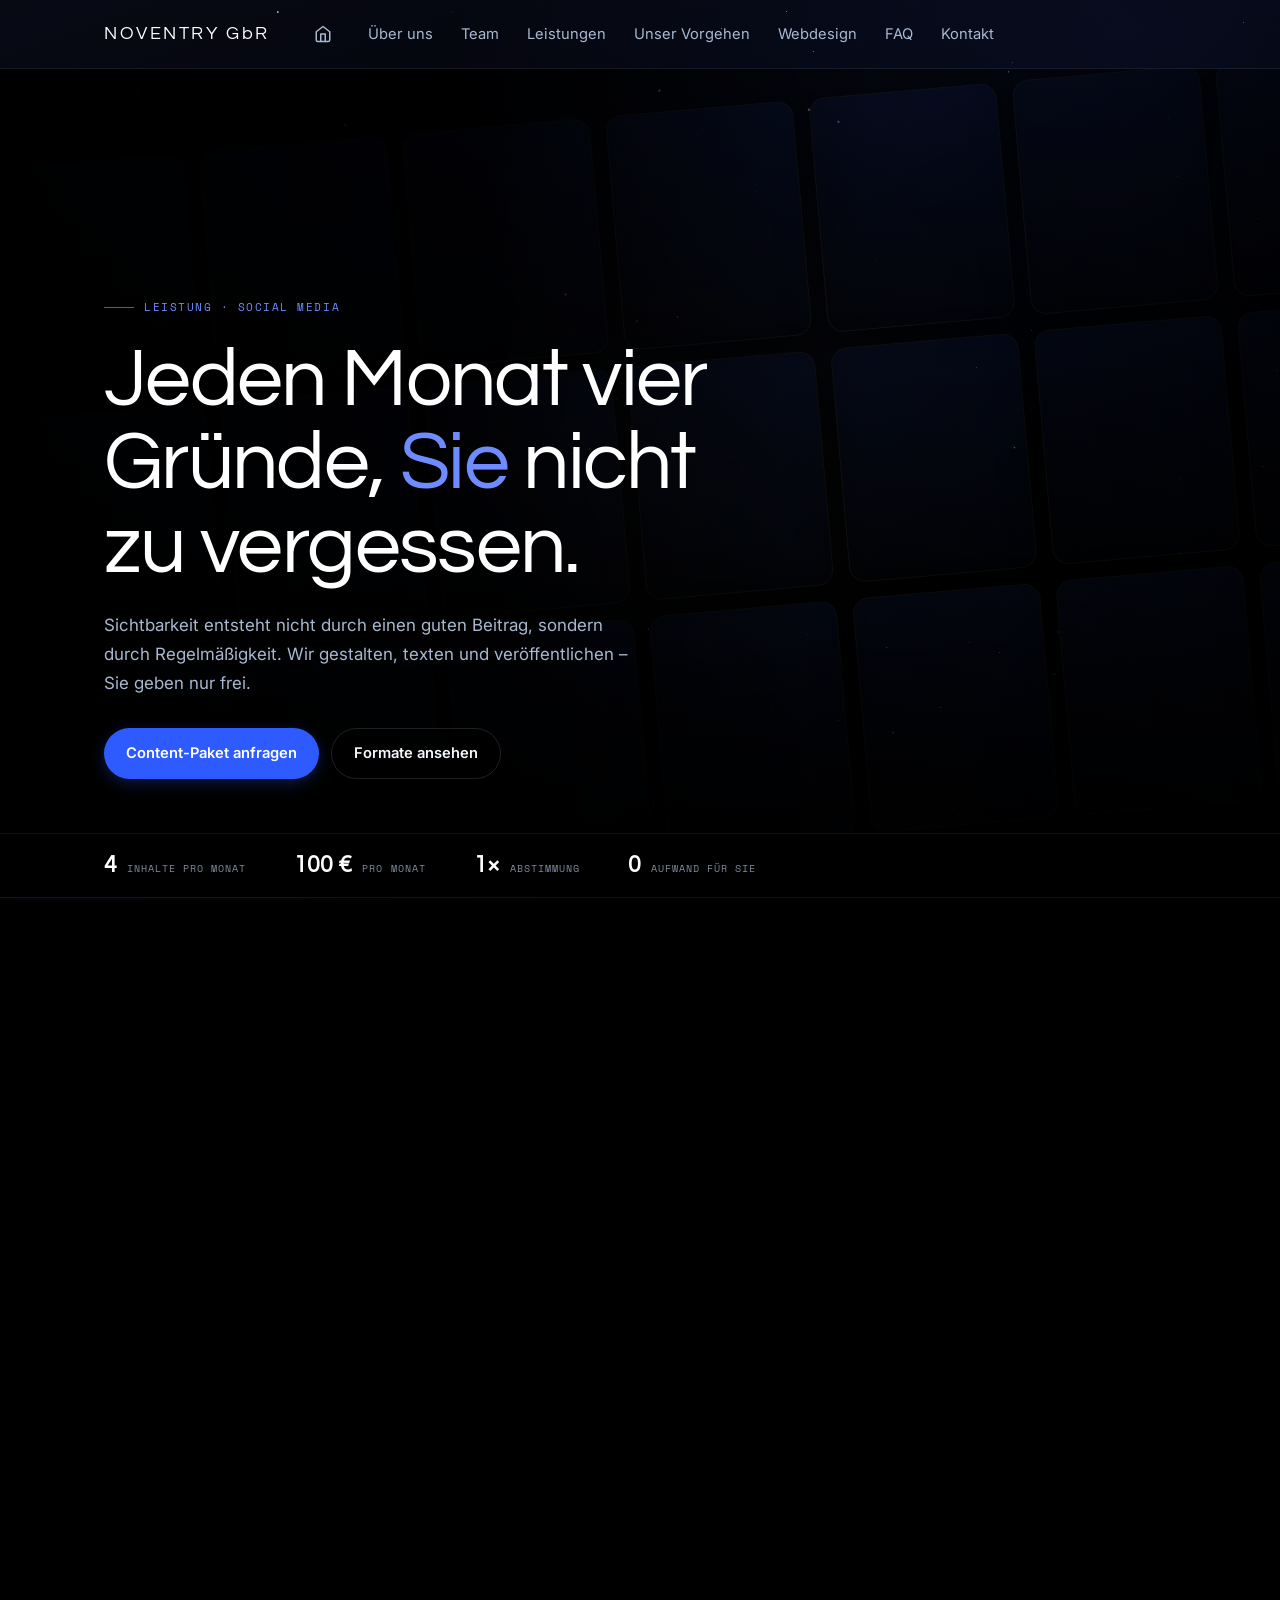
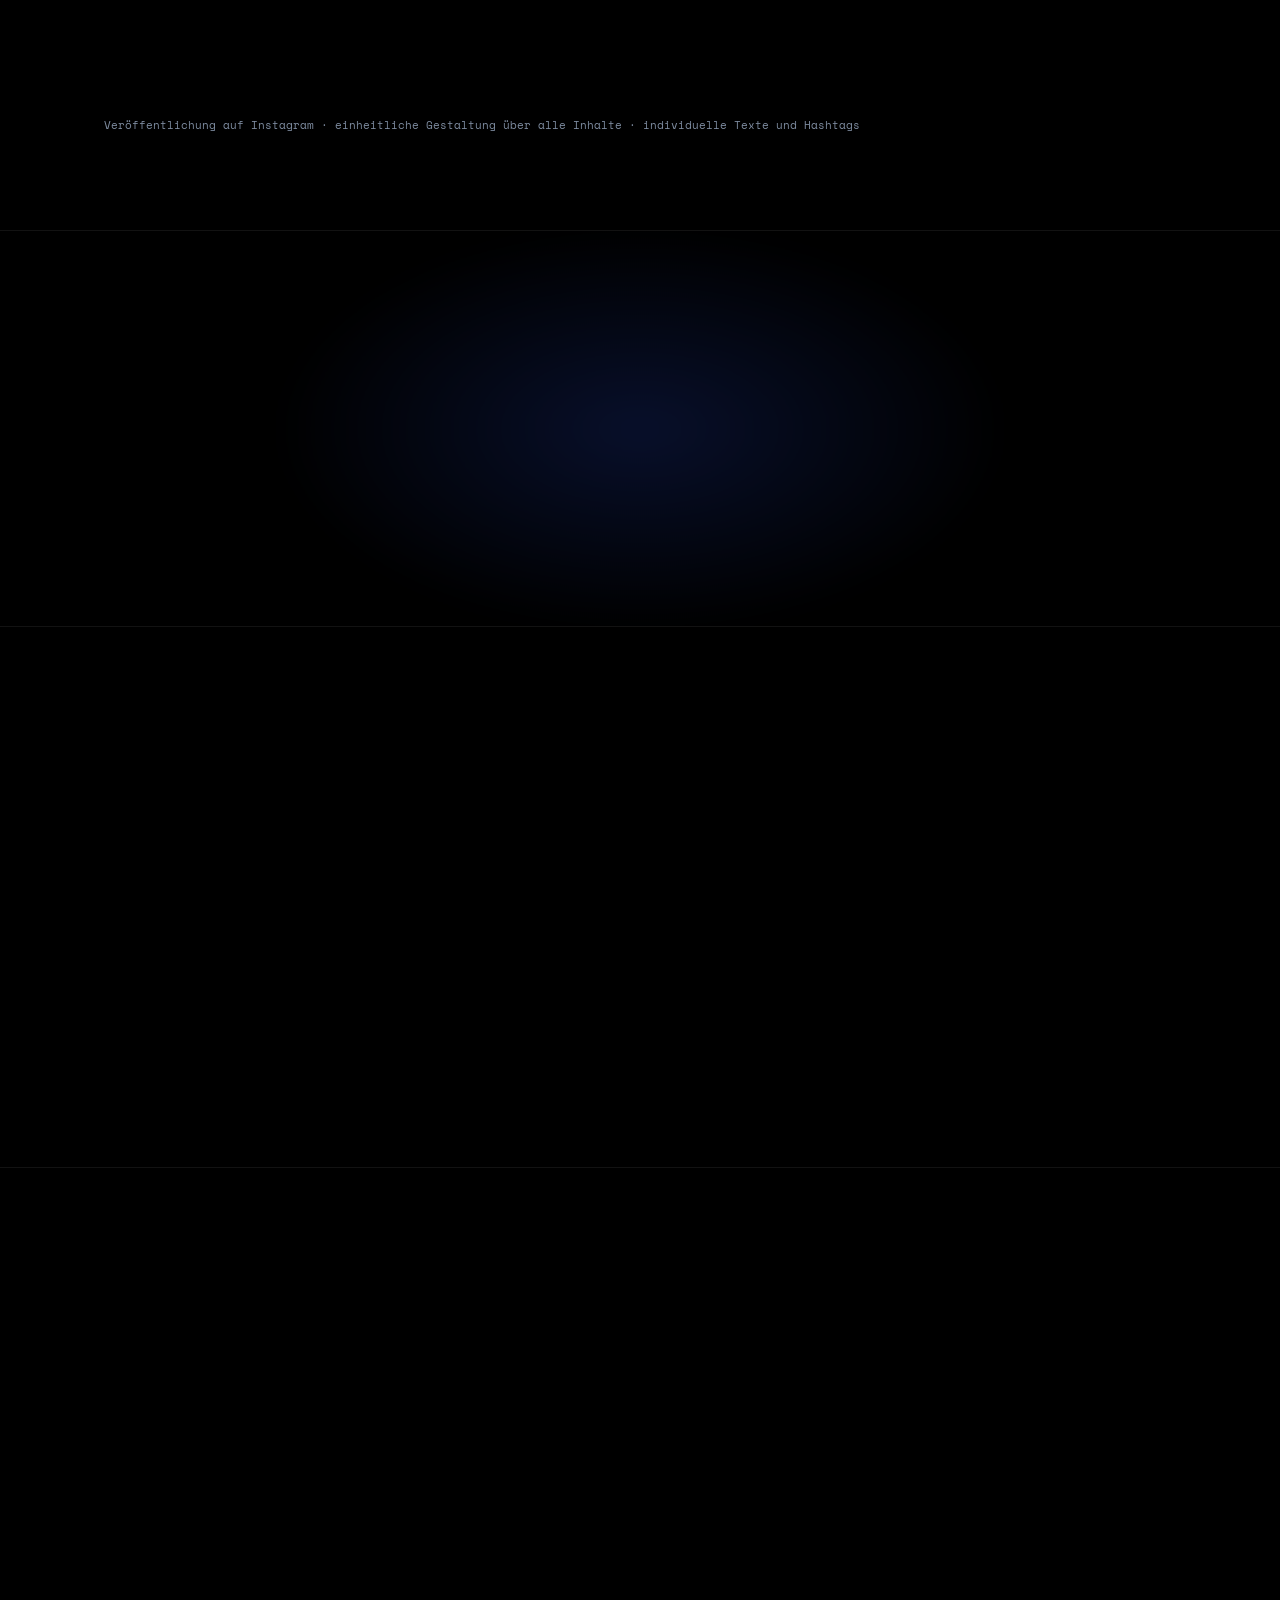
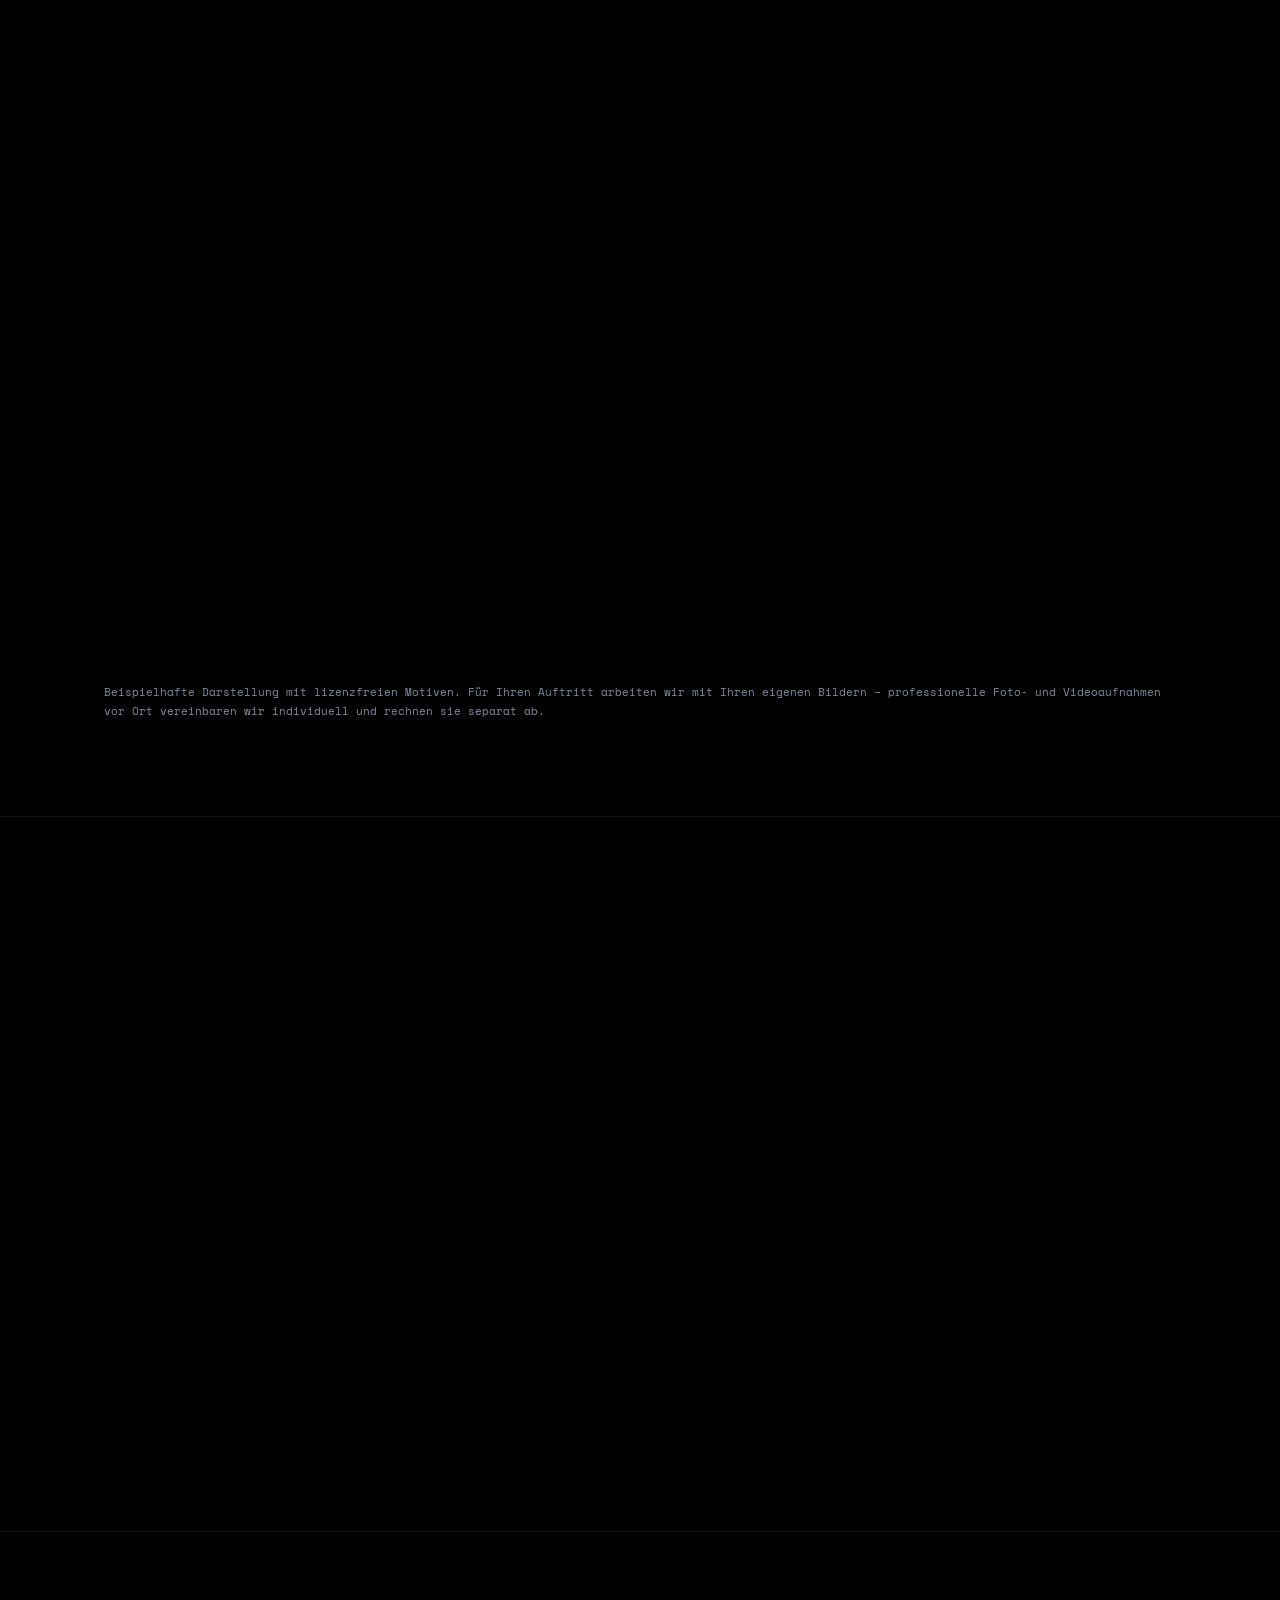
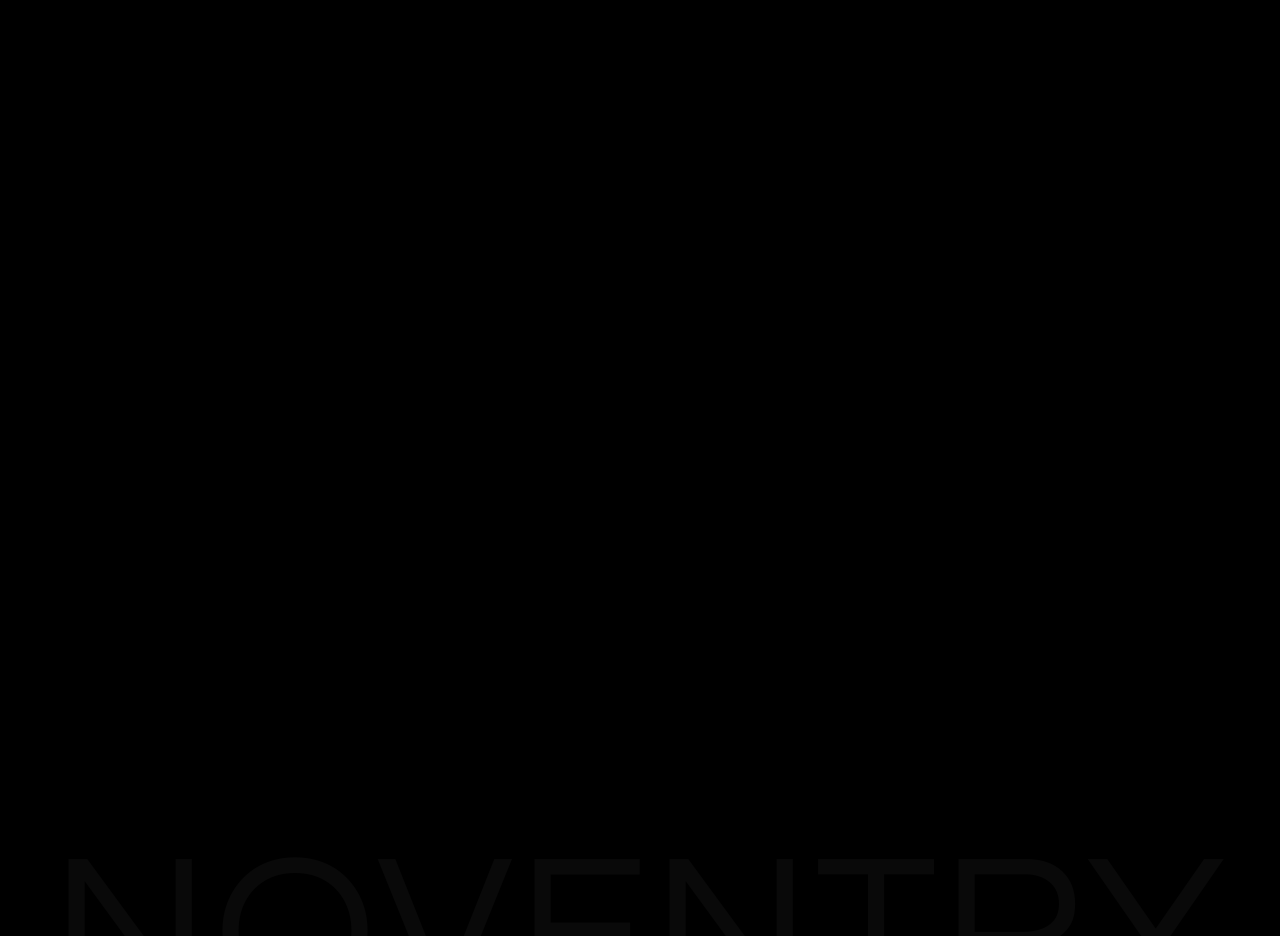
<file: social-media.html>
<!DOCTYPE html>
<html lang="de">
<head>
  <meta charset="UTF-8">
  <meta name="viewport" content="width=device-width, initial-scale=1.0">
  <title>Social Media Betreuung – vier Inhalte im Monat | Noventry GbR</title>
  <meta name="description" content="Wir gestalten, texten und veröffentlichen vier Social-Media-Inhalte im Monat – Beiträge, Reels oder gemischt. 100 € pro Monat, Veröffentlichung auf Instagram.">
  <meta name="robots" content="index, follow">
  <meta name="author" content="Noventry GbR">
  <link rel="canonical" href="https://noventrywebdesign.com/social-media.html">

  <meta property="og:type" content="website">
  <meta property="og:site_name" content="Noventry GbR">
  <meta property="og:locale" content="de_DE">
  <meta property="og:title" content="Social Media Betreuung – vier Inhalte im Monat | Noventry GbR">
  <meta property="og:description" content="Wir gestalten, texten und veröffentlichen vier Social-Media-Inhalte im Monat – Beiträge, Reels oder gemischt. 100 € pro Monat, Veröffentlichung auf Instagram.">
  <meta property="og:image" content="https://noventrywebdesign.com/assets/logo-mark-light.png">
  <meta property="og:url" content="https://noventrywebdesign.com/social-media.html">
  <meta name="twitter:card" content="summary_large_image">
  <meta name="twitter:title" content="Social Media Betreuung – vier Inhalte im Monat | Noventry GbR">
  <meta name="twitter:description" content="Wir gestalten, texten und veröffentlichen vier Social-Media-Inhalte im Monat – Beiträge, Reels oder gemischt. 100 € pro Monat, Veröffentlichung auf Instagram.">
  <meta name="twitter:image" content="https://noventrywebdesign.com/assets/logo-mark-light.png">

  <link rel="icon" href="favicon.ico?v=2" sizes="any">
  <link rel="icon" href="favicon-32x32.png?v=2" type="image/png" sizes="32x32">
  <link rel="apple-touch-icon" href="apple-touch-icon.png?v=2">
  <link rel="manifest" href="site.webmanifest">
  <meta name="theme-color" content="#000000">

  <link rel="preconnect" href="https://fonts.googleapis.com">
  <link rel="preconnect" href="https://fonts.gstatic.com" crossorigin>
  <link href="https://fonts.googleapis.com/css2?family=Questrial&family=Inter:wght@400;500;600&family=Space+Mono:wght@400;700&family=Allura&display=swap" rel="stylesheet">
  <link rel="stylesheet" href="assets/site.css">

  <script type="application/ld+json">
  {
    "@context": "https://schema.org",
    "@graph": [
      {
        "@type": "Service",
        "@id": "https://noventrywebdesign.com/social-media.html#service",
        "name": "Social Media Marketing für lokale Unternehmen",
        "serviceType": "Erstellung und Veröffentlichung von Social-Media-Inhalten",
        "description": "Vier gestaltete und getextete Inhalte pro Monat – vier Beiträge, vier Reels oder eine Mischung – mit Veröffentlichung auf Instagram und monatlicher Abstimmung.",
        "provider": {
          "@id": "https://noventrywebdesign.com/#business"
        },
        "areaServed": [
          "Hemer",
          "Iserlohn",
          "Menden",
          "Hagen",
          "Dortmund",
          "Nordrhein-Westfalen"
        ]
      },
      {
        "@type": "WebPage",
        "@id": "https://noventrywebdesign.com/social-media.html#webpage",
        "url": "https://noventrywebdesign.com/social-media.html",
        "name": "Social Media Betreuung – vier Inhalte im Monat | Noventry GbR",
        "isPartOf": {
          "@id": "https://noventrywebdesign.com/#website"
        },
        "about": {
          "@id": "https://noventrywebdesign.com/#business"
        },
        "inLanguage": "de-DE"
      },
      {
        "@type": "BreadcrumbList",
        "itemListElement": [
          {
            "@type": "ListItem",
            "position": 1,
            "name": "Startseite",
            "item": "https://noventrywebdesign.com/"
          },
          {
            "@type": "ListItem",
            "position": 2,
            "name": "Social Media",
            "item": "https://noventrywebdesign.com/social-media.html"
          }
        ]
      }
    ]
  }
  </script>

  <style>
    /* ═══════════ Unterseite: Social Media ═══════════
       Eigene Handschrift: statt Geraet-rechts-Text-links eine laufende
       Inhaltswand, versetzte Kompositionen und ein breiter Preisbalken. */

    /* ── Hero: laufende Inhaltswand ── */
    .sm-hero{ position:relative; overflow:hidden; min-height:92vh; display:flex; flex-direction:column; justify-content:flex-end; padding:150px 0 0; }
    .sm-wall{
      position:absolute; inset:-12% -14%; z-index:0; overflow:hidden;
      display:flex; flex-direction:column; justify-content:center; gap:16px;
      transform:rotate(-5deg);
    }
    .sm-row{ display:flex; gap:16px; width:max-content; }
    .sm-row-a{ animation:smDriftL 52s linear infinite; }
    .sm-row-b{ animation:smDriftR 64s linear infinite; }
    .sm-row-c{ animation:smDriftL 76s linear infinite; }
    @keyframes smDriftL{ from{ transform:translateX(0); } to{ transform:translateX(-50%); } }
    @keyframes smDriftR{ from{ transform:translateX(-50%); } to{ transform:translateX(0); } }
    .sm-card{
      position:relative; flex:none; width:188px; aspect-ratio:4/5;
      border-radius:16px; overflow:hidden; border:1px solid rgba(255,255,255,.09);
      box-shadow:0 18px 40px rgba(0,0,0,.5);
    }
    .sm-card img{ width:100%; height:100%; object-fit:cover; display:block; }
    .sm-card::after{ content:''; position:absolute; inset:0; background:linear-gradient(200deg, rgba(46,91,255,.14), rgba(4,6,12,.5)); }
    .sm-veil{
      position:absolute; inset:0; z-index:1; pointer-events:none;
      background:
        linear-gradient(90deg, rgba(0,0,0,.96) 0%, rgba(0,0,0,.86) 38%, rgba(0,0,0,.42) 68%, rgba(0,0,0,.72) 100%),
        linear-gradient(0deg, rgba(0,0,0,.95) 0%, rgba(0,0,0,0) 42%);
    }
    /* width:100% noetig: als Flex-Kind mit auto-Margin streckt .wrap sonst nicht */
    .sm-hero-in{ position:relative; z-index:2; width:100%; padding-bottom:54px; }
    .sm-kicker{
      display:inline-flex; align-items:center; gap:10px; margin-bottom:22px;
      font-family:var(--mono); font-size:.68rem; letter-spacing:.14em; text-transform:uppercase; color:var(--accent-2);
    }
    .sm-kicker::before{ content:''; width:30px; height:1px; background:var(--accent); }
    .sm-h1{
      font-family:'Questrial'; font-size:clamp(2.4rem, 6.4vw, 5.2rem);
      line-height:1.02; letter-spacing:-.02em; color:#fff; max-width:15ch; margin:0 0 22px;
    }
    .sm-h1 em{ font-style:normal; color:var(--accent-2); }
    .sm-lead{ color:var(--slate); font-size:1.06rem; line-height:1.7; max-width:48ch; }
    .sm-acts{ display:flex; gap:12px; flex-wrap:wrap; margin-top:30px; }
    .sm-bar{
      position:relative; z-index:2; border-top:1px solid var(--line-soft);
      background:rgba(0,0,0,.6); backdrop-filter:blur(8px);
    }
    .sm-bar .wrap{ display:flex; gap:14px 48px; flex-wrap:wrap; padding-top:20px; padding-bottom:20px; }
    .sm-bar div{ display:flex; align-items:baseline; gap:10px; }
    .sm-bar b{ font-family:'Questrial'; font-size:1.45rem; color:#fff; line-height:1; }
    .sm-bar span{ font-family:var(--mono); font-size:.64rem; letter-spacing:.1em; color:var(--muted); text-transform:uppercase; }

    /* ── Versetzte Inhalts-Schau mit grossen Ziffern ── */
    .sm-sec{ border-top:1px solid var(--line-soft); }
    .sm-head{ display:grid; grid-template-columns:minmax(0,1fr) minmax(0,.9fr); gap:40px; align-items:end; }
    .sm-head h2{ font-family:'Questrial'; font-size:clamp(1.9rem,3.8vw,2.9rem); line-height:1.1; color:#fff; margin:12px 0 0; }
    .sm-head p{ color:var(--slate); font-size:1rem; line-height:1.7; }

    .sm-switch{ display:flex; align-items:center; gap:14px; flex-wrap:wrap; margin-top:38px; }
    .sm-switch-l{ font-family:var(--mono); font-size:.64rem; letter-spacing:.12em; color:var(--muted); }
    .sm-seg{ display:inline-flex; border:1px solid var(--line-soft); border-radius:100px; overflow:hidden; background:rgba(255,255,255,.03); padding:4px; gap:4px; }
    .sm-seg button{
      font-family:var(--mono); font-size:.66rem; letter-spacing:.1em; color:var(--muted);
      background:transparent; border:0; border-radius:100px; padding:0 18px; min-height:38px; cursor:pointer;
      transition:color .2s, background .2s;
    }
    .sm-seg button:hover{ color:var(--ink); }
    .sm-seg button[aria-pressed="true"]{ background:var(--accent); color:#fff; }
    .sm-count{ font-family:var(--mono); font-size:.7rem; letter-spacing:.06em; color:var(--slate); margin-left:auto; }
    .sm-count b{ color:var(--accent-2); font-weight:400; }

    .sm-shelf{ display:grid; grid-template-columns:repeat(4,1fr); gap:24px; margin-top:34px; align-items:start; }
    .sm-item{ position:relative; }
    .sm-item:nth-child(2){ margin-top:46px; }
    .sm-item:nth-child(3){ margin-top:18px; }
    .sm-item:nth-child(4){ margin-top:64px; }
    .sm-no{
      font-family:'Questrial'; font-size:3.4rem; line-height:1; color:rgba(255,255,255,.12);
      position:absolute; top:-24px; left:-6px; z-index:0; pointer-events:none;
    }
    .sm-frame{
      position:relative; z-index:1; aspect-ratio:4/5; border-radius:18px; overflow:hidden;
      background:#04060C; border:1px solid var(--line-soft);
      display:flex; align-items:center; justify-content:center;
      transition:border-color .25s ease, transform .35s cubic-bezier(.16,1,.3,1);
    }
    .sm-item:hover .sm-frame{ border-color:var(--accent); transform:translateY(-6px); }
    .sm-shot{ position:relative; width:100%; height:100%; overflow:hidden; transition:width .45s cubic-bezier(.16,1,.3,1); }
    .sm-item.reel .sm-shot{ width:68%; }
    .sm-shot img{ width:100%; height:100%; object-fit:cover; display:block; transition:transform .55s cubic-bezier(.16,1,.3,1); }
    .sm-item:hover .sm-shot img{ transform:scale(1.06); }
    .sm-shot::after{ content:''; position:absolute; inset:0; background:linear-gradient(180deg, rgba(4,6,12,.66) 0%, rgba(4,6,12,.02) 40%, rgba(4,6,12,.6) 100%); }
    .sm-tag{
      position:absolute; top:12px; left:13px; right:13px; z-index:3;
      font-family:var(--mono); font-size:.54rem; letter-spacing:.12em; text-transform:uppercase; color:#fff;
      text-shadow:0 1px 3px rgba(0,0,0,.7);
    }
    .sm-play{ position:absolute; right:11px; bottom:11px; z-index:3; opacity:0; transform:scale(.8); transition:opacity .3s ease, transform .3s ease; }
    .sm-item.reel .sm-play{ opacity:1; transform:none; }
    .sm-play span{ width:28px; height:28px; border-radius:50%; border:1px solid rgba(255,255,255,.5); background:rgba(0,0,0,.55); display:flex; align-items:center; justify-content:center; }
    .sm-play span::after{ content:''; width:0; height:0; border-left:8px solid #fff; border-top:5px solid transparent; border-bottom:5px solid transparent; margin-left:2px; }
    .sm-meta{ margin-top:14px; display:flex; align-items:baseline; justify-content:space-between; gap:10px; }
    .sm-meta b{ font-family:var(--mono); font-size:.62rem; letter-spacing:.1em; color:var(--muted); font-weight:400; }
    .sm-meta i{ font-style:normal; font-family:var(--mono); font-size:.62rem; color:var(--accent-2); }
    .sm-note{ font-family:var(--mono); font-size:.7rem; line-height:1.7; color:var(--muted); margin-top:30px; }

    /* ── Ruhiger Zwischenruf ── */
    .sm-break{ border-top:1px solid var(--line-soft); text-align:center; position:relative; overflow:hidden; }
    .sm-break::before{
      content:''; position:absolute; left:50%; top:50%; width:760px; height:420px;
      transform:translate(-50%,-50%); border-radius:50%; pointer-events:none;
      background:radial-gradient(ellipse, rgba(46,91,255,.17), transparent 68%); filter:blur(12px);
    }
    .sm-break .wrap{ position:relative; z-index:1; }
    .sm-break p{
      font-family:'Questrial'; font-size:clamp(1.5rem,3.4vw,2.6rem); line-height:1.3;
      color:#fff; max-width:22ch; margin:0 auto;
    }
    .sm-break span{ display:block; font-family:var(--mono); font-size:.68rem; letter-spacing:.12em; color:var(--accent-2); text-transform:uppercase; margin-top:22px; }

    /* ── Monatsrhythmus als Schiene ── */
    .sm-rail{ position:relative; margin-top:46px; padding-top:40px; }
    .sm-rail::before{ content:''; position:absolute; top:0; left:0; right:0; height:1px; background:var(--line-soft); }
    .sm-rail-fill{ position:absolute; top:0; left:0; height:1px; width:0; background:var(--accent); transition:width 1.4s cubic-bezier(.16,1,.3,1); }
    .sm-rail.on .sm-rail-fill{ width:100%; }
    .sm-stops{ display:grid; grid-template-columns:repeat(4,1fr); gap:22px; }
    .sm-stop{ position:relative; }
    .sm-stop::before{
      content:''; position:absolute; top:-45px; left:0; width:10px; height:10px; border-radius:50%;
      background:var(--void); border:2px solid var(--accent);
    }
    .sm-stop b{ display:block; font-family:var(--mono); font-size:.66rem; letter-spacing:.12em; color:var(--accent-2); }
    .sm-stop h3{ font-size:1.08rem; color:#fff; margin:9px 0 8px; }
    .sm-stop p{ color:var(--slate); font-size:.92rem; line-height:1.6; }

    /* ── Beispielprofil als breite Mosaikwand ── */
    .sm-profile{ border-top:1px solid var(--line-soft); }
    .sm-prof-head{ display:flex; align-items:center; gap:16px; margin-top:38px; padding-bottom:20px; border-bottom:1px solid var(--line-soft); }
    .sm-prof-av{
      width:58px; height:58px; border-radius:50%; flex:none;
      background:var(--accent-soft); border:1px solid rgba(46,91,255,.45);
      display:flex; align-items:center; justify-content:center;
      font-family:'Questrial'; font-size:1.2rem; color:var(--accent-2);
    }
    .sm-prof-name{ font-family:'Questrial'; font-size:1.2rem; color:#fff; }
    .sm-prof-meta{ font-family:var(--mono); font-size:.64rem; color:var(--muted); letter-spacing:.08em; margin-top:5px; }
    .sm-prof-stats{ display:flex; gap:26px; margin-left:auto; flex-wrap:wrap; }
    .sm-prof-stats div{ text-align:right; }
    .sm-prof-stats b{ display:block; font-family:'Questrial'; font-size:1.05rem; color:#fff; }
    .sm-prof-stats span{ font-family:var(--mono); font-size:.58rem; letter-spacing:.1em; color:var(--muted); text-transform:uppercase; }
    .sm-mosaic{ display:grid; grid-template-columns:repeat(3,1fr); gap:4px; margin-top:4px; }
    .sm-cell{ position:relative; overflow:hidden; aspect-ratio:1; }
    .sm-cell img{ width:100%; height:100%; object-fit:cover; display:block; transition:transform .55s cubic-bezier(.16,1,.3,1); }
    .sm-cell:hover img{ transform:scale(1.08); }
    .sm-cell-ov{
      position:absolute; inset:0; z-index:2; opacity:0; transition:opacity .3s ease;
      background:linear-gradient(0deg, rgba(4,6,12,.9), rgba(4,6,12,.1));
      display:flex; align-items:flex-end; padding:14px;
      font-family:var(--mono); font-size:.6rem; letter-spacing:.1em; color:#fff; text-transform:uppercase;
    }
    .sm-cell:hover .sm-cell-ov{ opacity:1; }
    .sm-cell .vid{
      position:absolute; top:10px; right:11px; z-index:3; width:0; height:0;
      border-left:9px solid #fff; border-top:6px solid transparent; border-bottom:6px solid transparent;
      filter:drop-shadow(0 1px 3px rgba(0,0,0,.7));
    }
    .sm-prof-note{ font-family:var(--mono); font-size:.7rem; line-height:1.7; color:var(--muted); margin-top:20px; }

    /* ── Preis als breiter Balken ── */
    .sm-price{
      position:relative; overflow:hidden; margin-top:46px;
      border:1px solid var(--line-soft); border-radius:var(--radius);
      background:linear-gradient(110deg, rgba(46,91,255,.2), rgba(10,18,32,.65) 58%);
      padding:44px 40px;
      display:flex; align-items:center; gap:40px 56px; flex-wrap:wrap;
    }
    .sm-price::before{
      content:''; position:absolute; right:-80px; top:-90px; width:340px; height:340px; border-radius:50%;
      background:radial-gradient(circle, rgba(46,91,255,.3), transparent 68%); filter:blur(8px); pointer-events:none;
    }
    .sm-price-l{ position:relative; z-index:1; }
    .sm-price-v{ font-family:'Questrial'; font-size:clamp(3rem,6vw,4.4rem); color:#fff; line-height:.95; }
    .sm-price-v small{ font-family:var(--mono); font-size:.9rem; color:var(--accent-2); letter-spacing:.08em; display:block; margin-top:12px; }
    .sm-price-r{ position:relative; z-index:1; flex:1; min-width:280px; }
    .sm-chips{ display:flex; flex-wrap:wrap; gap:8px; }
    .sm-chips span{
      font-family:var(--mono); font-size:.68rem; color:var(--slate);
      border:1px solid var(--line-soft); border-radius:100px; padding:8px 14px;
      background:rgba(255,255,255,.03);
    }
    .sm-price-note{ font-family:var(--mono); font-size:.68rem; line-height:1.75; color:var(--muted); margin-top:18px; max-width:58ch; }
    .sm-price-cta{ margin-top:24px; display:flex; gap:12px; flex-wrap:wrap; }

    /* ── Abschluss ── */
    .sm-end{ border-top:1px solid var(--line-soft); }
    .sm-end-in{ display:grid; grid-template-columns:minmax(0,1fr) auto; gap:36px; align-items:center; }
    .sm-end h2{ font-family:'Questrial'; font-size:clamp(1.8rem,3.6vw,2.7rem); color:#fff; line-height:1.14; margin-bottom:14px; }
    .sm-end p{ color:var(--slate); max-width:52ch; }
    .sm-end-acts{ display:flex; gap:12px; flex-wrap:wrap; }

    /* ── Responsive ── */
    @media (max-width:1040px){
      .sm-shelf{ grid-template-columns:repeat(2,1fr); gap:20px; }
      .sm-item:nth-child(2){ margin-top:0; }
      .sm-item:nth-child(3){ margin-top:34px; }
      .sm-item:nth-child(4){ margin-top:34px; }
      .sm-head{ grid-template-columns:1fr; gap:18px; align-items:start; }
      .sm-stops{ grid-template-columns:repeat(2,1fr); gap:34px 22px; }
      .sm-end-in{ grid-template-columns:1fr; gap:24px; }
    }
    @media (max-width:640px){
      .sm-hero{ min-height:auto; padding:132px 0 0; }
      .sm-card{ width:132px; border-radius:12px; }
      .sm-wall{ gap:11px; }
      .sm-row{ gap:11px; }
      .sm-shelf{ grid-template-columns:1fr; gap:30px; }
      .sm-item:nth-child(n){ margin-top:0; }
      .sm-no{ font-size:2.6rem; top:-18px; }
      .sm-stops{ grid-template-columns:1fr; gap:30px; }
      .sm-stop::before{ top:-32px; }
      .sm-rail{ padding-top:28px; }
      .sm-mosaic{ gap:3px; }
      .sm-price{ padding:28px 22px; gap:26px; }
      .sm-prof-stats{ margin-left:0; width:100%; justify-content:space-between; gap:14px; }
      .sm-prof-head{ flex-wrap:wrap; }
      .sm-acts .btn, .sm-price-cta .btn, .sm-end-acts .btn{ flex:1 1 auto; justify-content:center; }
      .sm-count{ margin-left:0; }
    }
    @media (prefers-reduced-motion: reduce){
      .sm-row-a, .sm-row-b, .sm-row-c{ animation:none; }
      .sm-rail.on .sm-rail-fill{ transition:none; }
      .sm-item:hover .sm-frame{ transform:none; }
      .sm-shot{ transition:none; }
    }
  </style>
</head>
<body>

  <nav class="nav" id="main-nav">
    <div class="wrap nav-inner">
      <a href="index.html" class="nav-brand" aria-label="Noventry GbR – Startseite">
        <span>NOVENTRY GbR</span>
      </a>
      <ul class="nav-links">
        <li><a href="index.html" class="nav-home" aria-label="Home">
          <svg width="18" height="18" viewBox="0 0 24 24" fill="none" stroke="currentColor" stroke-width="2" stroke-linecap="round" stroke-linejoin="round"><path d="M3 9l9-7 9 7v11a2 2 0 0 1-2 2H5a2 2 0 0 1-2-2z"/><polyline points="9 22 9 12 15 12 15 22"/></svg>
        </a></li>
        <li><a href="index.html#ueber">Über uns</a></li>
        <li><a href="index.html#team">Team</a></li>
        <li><a href="index.html#leistungen">Leistungen</a></li>
        <li><a href="index.html#vorgehen">Unser Vorgehen</a></li>
        <li><a href="webdesign.html">Webdesign</a></li>
        <li><a href="index.html#faq">FAQ</a></li>
        <li><a href="index.html#kontakt">Kontakt</a></li>
      </ul>
      <button class="nav-toggle" id="nav-toggle" aria-label="Menü öffnen" aria-expanded="false" aria-controls="mobile-menu">
        <span></span>
      </button>
    </div>
    <div class="mobile-menu" id="mobile-menu">
      <ul>
        <li><a href="index.html">Home</a></li>
        <li><a href="index.html#ueber">Über uns</a></li>
        <li><a href="index.html#team">Team</a></li>
        <li><a href="index.html#leistungen">Leistungen</a></li>
        <li><a href="index.html#vorgehen">Unser Vorgehen</a></li>
        <li><a href="webdesign.html">Webdesign</a></li>
        <li><a href="index.html#faq">FAQ</a></li>
        <li><a href="index.html#kontakt">Kontakt</a></li>
      </ul>
    </div>
  </nav>

  <main>
    <header class="sm-hero">
      <div class="sm-wall" id="sm-wall" aria-hidden="true"></div>
      <div class="sm-veil" aria-hidden="true"></div>

      <div class="wrap sm-hero-in fu on">
        <div class="sm-kicker">Leistung · Social Media</div>
        <h1 class="sm-h1">Jeden Monat vier Gründe, <em>Sie</em> nicht zu vergessen.</h1>
        <p class="sm-lead">Sichtbarkeit entsteht nicht durch einen guten Beitrag, sondern durch Regelmäßigkeit. Wir gestalten, texten und veröffentlichen – Sie geben nur frei.</p>
        <div class="sm-acts">
          <a href="index.html#kontakt" class="btn btn-primary">Content-Paket anfragen</a>
          <a href="#inhalte" class="btn btn-ghost">Formate ansehen</a>
        </div>
      </div>

      <div class="sm-bar">
        <div class="wrap">
          <div><b>4</b><span>Inhalte pro Monat</span></div>
          <div><b>100&nbsp;€</b><span>pro Monat</span></div>
          <div><b>1×</b><span>Abstimmung</span></div>
          <div><b>0</b><span>Aufwand für Sie</span></div>
        </div>
      </div>
    </header>

    <section class="sm-sec" id="inhalte">
      <div class="wrap">
        <div class="sm-head fu">
          <div>
            <div class="sm-kicker">01 · Formate</div>
            <h2>Beiträge, Reels oder beides gemischt</h2>
          </div>
          <p>Sie legen jeden Monat neu fest, was besser zu Ihnen passt. Schalten Sie um – die vier Plätze verändern sich mit.</p>
        </div>

        <div class="sm-switch fu">
          <span class="sm-switch-l">FORMAT</span>
          <div class="sm-seg" role="group" aria-label="Format der vier monatlichen Inhalte wählen">
            <button type="button" data-fmt="posts" aria-pressed="false">Beiträge</button>
            <button type="button" data-fmt="reels" aria-pressed="false">Reels</button>
            <button type="button" data-fmt="mix" aria-pressed="true">Mix</button>
          </div>
          <span class="sm-count" id="sm-count"><b>2 Beiträge + 2 Reels</b> · 4 Inhalte im Monat</span>
        </div>

        <div class="sm-shelf" id="sm-shelf">
          <article class="sm-item fu">
            <span class="sm-no" aria-hidden="true">01</span>
            <div class="sm-frame">
              <span class="sm-shot">
                <img src="assets/social-handwerk.jpg" alt="Tischler bei der Arbeit in der Werkstatt" width="600" height="750" loading="lazy" decoding="async">
                <span class="sm-tag">Aus der Werkstatt</span>
                <span class="sm-play"><span></span></span>
              </span>
            </div>
            <div class="sm-meta"><b class="sm-kind">Beitrag</b><i>#handwerk</i></div>
          </article>

          <article class="sm-item reel fu">
            <span class="sm-no" aria-hidden="true">02</span>
            <div class="sm-frame">
              <span class="sm-shot">
                <img src="assets/social-maler.jpg" alt="Maler streicht eine Hausfassade von der Leiter aus" width="600" height="750" loading="lazy" decoding="async">
                <span class="sm-tag">Projekt in 30 Sek.</span>
                <span class="sm-play"><span></span></span>
              </span>
            </div>
            <div class="sm-meta"><b class="sm-kind">Reel</b><i>#baustelle</i></div>
          </article>

          <article class="sm-item fu">
            <span class="sm-no" aria-hidden="true">03</span>
            <div class="sm-frame">
              <span class="sm-shot">
                <img src="assets/social-gastro.jpg" alt="Koch bereitet Speisen in einer Restaurantküche zu" width="600" height="750" loading="lazy" decoding="async">
                <span class="sm-tag">Hinter den Kulissen</span>
                <span class="sm-play"><span></span></span>
              </span>
            </div>
            <div class="sm-meta"><b class="sm-kind">Beitrag</b><i>#kueche</i></div>
          </article>

          <article class="sm-item reel fu">
            <span class="sm-no" aria-hidden="true">04</span>
            <div class="sm-frame">
              <span class="sm-shot">
                <img src="assets/social-garten.jpg" alt="Gärtner verlegt frischen Rollrasen" width="600" height="750" loading="lazy" decoding="async">
                <span class="sm-tag">Projekt des Monats</span>
                <span class="sm-play"><span></span></span>
              </span>
            </div>
            <div class="sm-meta"><b class="sm-kind">Reel</b><i>#garten</i></div>
          </article>
        </div>

        <p class="sm-note">Veröffentlichung auf Instagram · einheitliche Gestaltung über alle Inhalte · individuelle Texte und Hashtags</p>
      </div>
    </section>

    <section class="sm-break">
      <div class="wrap fu">
        <p>Der beste Beitrag nützt nichts, wenn er der einzige bleibt.</p>
        <span>Darum geht es bei diesem Paket</span>
      </div>
    </section>

    <section class="sm-sec">
      <div class="wrap">
        <div class="sm-head fu">
          <div>
            <div class="sm-kicker">02 · Ablauf</div>
            <h2>So läuft ein Monat bei uns</h2>
          </div>
          <p>Ein kurzer Abstimmungstermin, dann übernehmen wir. Sie sehen alles vorab und entscheiden, was rausgeht.</p>
        </div>

        <div class="sm-rail fu" id="sm-rail">
          <span class="sm-rail-fill" aria-hidden="true"></span>
          <div class="sm-stops">
            <div class="sm-stop">
              <b>Woche 1</b>
              <h3>Kurze Abstimmung</h3>
              <p>Was steht an? Ein fertiges Projekt, ein neues Teammitglied, eine Aktion – zehn Minuten reichen meist.</p>
            </div>
            <div class="sm-stop">
              <b>Woche 2</b>
              <h3>Wir gestalten und texten</h3>
              <p>Vier Inhalte entstehen in einheitlicher Bildsprache, mit passenden Texten und Hashtags.</p>
            </div>
            <div class="sm-stop">
              <b>Woche 3</b>
              <h3>Sie geben frei</h3>
              <p>Sie sehen alles vorab. Was Ihnen nicht gefällt, ändern wir – erst dann geht etwas raus.</p>
            </div>
            <div class="sm-stop">
              <b>Laufend</b>
              <h3>Wir veröffentlichen</h3>
              <p>Die Inhalte erscheinen verteilt über den Monat auf Instagram – nicht alle auf einmal.</p>
            </div>
          </div>
        </div>
      </div>
    </section>

    <section class="sm-profile">
      <div class="wrap">
        <div class="sm-head fu">
          <div>
            <div class="sm-kicker">03 · Wirkung</div>
            <h2>So kann Ihr Profil nach ein paar Monaten aussehen</h2>
          </div>
          <p>Ein durchgehender Auftritt statt zufälliger Handyfotos. Fahren Sie über die Kacheln.</p>
        </div>

        <div class="sm-prof-head fu">
          <span class="sm-prof-av">N</span>
          <div>
            <div class="sm-prof-name">ihr_betrieb</div>
            <div class="sm-prof-meta">BEISPIELHAFTER PROFILAUFBAU · KEINE ECHTEN BEITRÄGE</div>
          </div>
          <div class="sm-prof-stats">
            <div><b>6</b><span>Beiträge</span></div>
            <div><b>4</b><span>pro Monat</span></div>
            <div><b>1</b><span>Handschrift</span></div>
          </div>
        </div>

        <div class="sm-mosaic fu">
          <div class="sm-cell"><img src="assets/social-handwerk.jpg" alt="Tischler bei der Arbeit" width="600" height="750" loading="lazy" decoding="async"><span class="sm-cell-ov">Aus der Werkstatt</span></div>
          <div class="sm-cell"><img src="assets/social-maler.jpg" alt="Maler an der Fassade" width="600" height="750" loading="lazy" decoding="async"><span class="vid"></span><span class="sm-cell-ov">Projekt in 30 Sek.</span></div>
          <div class="sm-cell"><img src="assets/social-gastro.jpg" alt="Koch in der Restaurantküche" width="600" height="750" loading="lazy" decoding="async"><span class="sm-cell-ov">Hinter den Kulissen</span></div>
          <div class="sm-cell"><img src="assets/social-garten.jpg" alt="Gärtner verlegt Rollrasen" width="600" height="750" loading="lazy" decoding="async"><span class="vid"></span><span class="sm-cell-ov">Projekt des Monats</span></div>
          <div class="sm-cell"><img src="assets/social-barber.jpg" alt="Barbier bei der Arbeit am Kunden" width="600" height="750" loading="lazy" decoding="async"><span class="sm-cell-ov">Detail der Woche</span></div>
          <div class="sm-cell"><img src="assets/social-baeckerei.jpg" alt="Bäcker bestäubt ein Brot mit Mehl" width="600" height="750" loading="lazy" decoding="async"><span class="sm-cell-ov">Frisch aus dem Ofen</span></div>
        </div>
        <p class="sm-prof-note">Beispielhafte Darstellung mit lizenzfreien Motiven. Für Ihren Auftritt arbeiten wir mit Ihren eigenen Bildern – professionelle Foto- und Videoaufnahmen vor Ort vereinbaren wir individuell und rechnen sie separat ab.</p>
      </div>
    </section>

    <section class="sm-sec">
      <div class="wrap">
        <div class="sm-head fu">
          <div>
            <div class="sm-kicker">04 · Preis</div>
            <h2>Ein Betrag, alles enthalten</h2>
          </div>
          <p>Keine Staffelung, keine versteckten Posten. Was darüber hinausgeht, besprechen wir vorher.</p>
        </div>

        <div class="sm-price fu">
          <div class="sm-price-l">
            <div class="sm-price-v">100&nbsp;€<small>PRO MONAT</small></div>
          </div>
          <div class="sm-price-r">
            <div class="sm-chips">
              <span>Vier Inhalte pro Monat</span>
              <span>Beiträge, Reels oder gemischt</span>
              <span>Professionelle Gestaltung</span>
              <span>Individuelle Texte &amp; Hashtags</span>
              <span>Einheitlicher Markenauftritt</span>
              <span>Veröffentlichung auf Instagram</span>
              <span>Monatliche Abstimmung</span>
            </div>
            <p class="sm-price-note">Professionelle Foto- und Videoaufnahmen vor Ort sowie weitere Zusatzleistungen vereinbaren wir individuell und rechnen sie separat ab.</p>
            <div class="sm-price-cta">
              <a href="index.html#kontakt" class="btn btn-primary">Content-Paket anfragen</a>
            </div>
          </div>
        </div>
      </div>
    </section>

    <section class="sm-end">
      <div class="wrap sm-end-in fu">
        <div>
          <h2>Reden wir kurz darüber, was bei Ihnen überhaupt anfällt.</h2>
          <p>Im kostenlosen Erstgespräch schauen wir, welche Inhalte es bei Ihnen gibt – und ob sich der Aufwand lohnt. Ohne Verpflichtung.</p>
        </div>
        <div class="sm-end-acts">
          <a href="index.html#kontakt" class="btn btn-primary">Kostenloses Erstgespräch</a>
          <a href="ki-chatbots.html" class="btn btn-ghost">KI-Chatbot ansehen</a>
        </div>
      </div>
    </section>
  </main>

  <footer class="footer">
    <div class="wrap">
      <div class="footer-bg-word" aria-hidden="true">NOVENTRY</div>
      <div class="footer-card fu">
        <div class="footer-card-grid">
          <div class="footer-brand-col">
            <div class="footer-brand-row">
              <img src="assets/logo-mark-light.png" alt="Noventry GbR Logo" width="537" height="454" loading="lazy">
              <span>Noventry</span>
            </div>
            <p class="footer-tagline">Websites, KI-Chatbots und Social Media für Handwerksbetriebe und lokale Unternehmen. Wir entwickeln den Auftritt – und betreuen ihn auf Wunsch dauerhaft weiter.</p>
            <div class="footer-social">
              <a href="https://www.instagram.com/noventry_webdesign/" target="_blank" rel="noopener" aria-label="Instagram">
                <svg width="16" height="16" viewBox="0 0 24 24" fill="none" stroke="currentColor" stroke-width="2" stroke-linecap="round" stroke-linejoin="round"><rect x="2" y="2" width="20" height="20" rx="5"/><path d="M16 11.37A4 4 0 1 1 12.63 8 4 4 0 0 1 16 11.37z"/><line x1="17.5" y1="6.5" x2="17.51" y2="6.5"/></svg>
              </a>
              <a href="https://www.linkedin.com/in/tim-bimberg-a7b509308/" target="_blank" rel="noopener" aria-label="LinkedIn">
                <svg width="16" height="16" viewBox="0 0 24 24" fill="none" stroke="currentColor" stroke-width="2" stroke-linecap="round" stroke-linejoin="round"><path d="M16 8a6 6 0 0 1 6 6v7h-4v-7a2 2 0 0 0-2-2 2 2 0 0 0-2 2v7h-4v-7a6 6 0 0 1 6-6z"/><rect x="2" y="9" width="4" height="12"/><circle cx="4" cy="4" r="2"/></svg>
              </a>
              <a href="mailto:noventry.webdesign@gmail.com" aria-label="E-Mail">
                <svg width="16" height="16" viewBox="0 0 24 24" fill="none" stroke="currentColor" stroke-width="2" stroke-linecap="round" stroke-linejoin="round"><path d="M4 4h16c1.1 0 2 .9 2 2v12c0 1.1-.9 2-2 2H4c-1.1 0-2-.9-2-2V6c0-1.1.9-2 2-2z"/><path d="m22 6-10 7L2 6"/></svg>
              </a>
            </div>
          </div>

          <div class="footer-links-col">
            <h4>Navigation</h4>
            <ul>
              <li><a href="index.html#top">Startseite</a></li>
              <li><a href="index.html#ueber">Über uns</a></li>
              <li><a href="index.html#leistungen">Leistungen</a></li>
              <li><a href="webdesign.html#einblicke">Referenzen</a></li>
              <li><a href="index.html#kontakt">Kontakt</a></li>
            </ul>
          </div>
          <div class="footer-links-col">
            <h4>Services</h4>
            <ul>
              <li><a href="webdesign.html">Website-Erstellung</a></li>
              <li><a href="index.html#leistungen">SEO &amp; Sichtbarkeit</a></li>
              <li><a href="index.html#leistungen">Pflege &amp; Betreuung</a></li>
              <li><a href="ki-chatbots.html">KI-Chatbots</a></li>
              <li><a href="social-media.html">Social Media Marketing</a></li>
            </ul>
          </div>
          <div class="footer-links-col">
            <h4>Unternehmen</h4>
            <ul>
              <li><a href="index.html#ueber">Über Noventry</a></li>
              <li><a href="index.html#team">Team</a></li>
              <li><a href="index.html#kontakt">Kontakt</a></li>
            </ul>
          </div>
          <div class="footer-links-col">
            <h4>Rechtliches</h4>
            <ul>
              <li><a href="impressum.html">Impressum</a></li>
              <li><a href="datenschutz.html">Datenschutz</a></li>
              <li><button type="button" class="footer-link-btn" id="footer-cookie-settings">Cookie-Einstellungen</button></li>
            </ul>
          </div>
        </div>

        <div class="footer-divider"></div>

        <div class="footer-bottom">
          <span>© 2026 Noventry. Alle Rechte vorbehalten.</span>
          <div class="footer-bottom-links">
            <a href="impressum.html">Impressum</a>
            <a href="datenschutz.html">Datenschutz</a>
            <button type="button" class="footer-link-btn" id="footer-cookie-settings-2">Cookies</button>
          </div>
        </div>
      </div>
    </div>
  </footer>

  <script>

    /* ── Scroll-Einblendungen ── */
    (function () {
      const obs = new IntersectionObserver(entries => {
        entries.forEach(e => {
          if (!e.isIntersecting && e.boundingClientRect.top >= 0) return;
          e.target.classList.add('on');
          obs.unobserve(e.target);
        });
      }, { threshold: 0, rootMargin: '0px 0px -40px 0px' });
      document.querySelectorAll('.fu').forEach(el => obs.observe(el));
    })();

    /* ── Mobil-Menü ── */
    (function () {
      const nav = document.getElementById('main-nav');
      const toggle = document.getElementById('nav-toggle');
      const menu = document.getElementById('mobile-menu');
      if (!nav || !toggle || !menu) return;
      const close = () => { nav.classList.remove('is-open'); toggle.setAttribute('aria-expanded', 'false'); };
      toggle.addEventListener('click', () => {
        const open = nav.classList.toggle('is-open');
        toggle.setAttribute('aria-expanded', String(open));
      });
      menu.querySelectorAll('a').forEach(a => a.addEventListener('click', close));
      document.addEventListener('keydown', e => { if (e.key === 'Escape') close(); });
    })();

    /* ── 3D-Neigung nach Mausposition (nur Zeigegeraete, nicht bei Reduced Motion) ── */
    (function () {
      if (window.matchMedia('(prefers-reduced-motion: reduce)').matches) return;
      if (!window.matchMedia('(hover:hover) and (pointer:fine)').matches) return;
      document.querySelectorAll('[data-tilt]').forEach(stage => {
        const max = parseFloat(stage.dataset.tilt) || 10;
        const target = stage.querySelector('[data-tilt-target]') || stage.firstElementChild;
        if (!target) return;
        let raf = null, tx = 0, ty = 0;
        stage.addEventListener('pointermove', ev => {
          const r = stage.getBoundingClientRect();
          tx = ((ev.clientX - r.left) / r.width - 0.5) * 2;
          ty = ((ev.clientY - r.top) / r.height - 0.5) * 2;
          if (!raf) raf = requestAnimationFrame(() => {
            target.style.setProperty('--ry', (tx * max).toFixed(2) + 'deg');
            target.style.setProperty('--rx', (-ty * max).toFixed(2) + 'deg');
            raf = null;
          });
        });
        stage.addEventListener('pointerleave', () => {
          target.style.setProperty('--ry', '0deg');
          target.style.setProperty('--rx', '0deg');
        });
      });
    })();


    /* ── Laufende Inhaltswand im Hero ── */
    (function () {
      const wall = document.getElementById('sm-wall');
      if (!wall) return;
      const bilder = ['social-handwerk.jpg','social-maler.jpg','social-gastro.jpg','social-garten.jpg','social-barber.jpg','social-baeckerei.jpg'];
      /* drei Reihen mit eigener Reihenfolge, damit sich untereinander nichts wiederholt */
      const reihen = [
        { klasse: 'sm-row-a', folge: [0,1,2,3,4,5] },
        { klasse: 'sm-row-b', folge: [3,5,0,4,1,2] },
        { klasse: 'sm-row-c', folge: [4,2,5,1,3,0] }
      ];
      reihen.forEach(function (r) {
        const row = document.createElement('div');
        row.className = 'sm-row ' + r.klasse;
        /* doppelt anhaengen, damit die Schleife nahtlos umspringt */
        for (let d = 0; d < 2; d++) {
          r.folge.forEach(function (i) {
            const card = document.createElement('div');
            card.className = 'sm-card';
            const img = document.createElement('img');
            img.src = 'assets/' + bilder[i];
            img.alt = '';
            img.width = 600; img.height = 750;
            img.loading = 'lazy';
            img.decoding = 'async';
            card.appendChild(img);
            row.appendChild(card);
          });
        }
        wall.appendChild(row);
      });
    })();

    /* ── Formatwahl ── */
    (function () {
      const shelf = document.getElementById('sm-shelf');
      const count = document.getElementById('sm-count');
      const btns = document.querySelectorAll('[data-fmt]');
      if (!shelf) return;
      const texte = { posts: '4 Beiträge', reels: '4 Reels', mix: '2 Beiträge + 2 Reels' };

      function setMode(mode) {
        shelf.querySelectorAll('.sm-item').forEach(function (item, i) {
          const reel = mode === 'reels' || (mode === 'mix' && i % 2 === 1);
          item.classList.toggle('reel', reel);
          const k = item.querySelector('.sm-kind');
          if (k) k.textContent = reel ? 'Reel' : 'Beitrag';
        });
        if (count) {
          count.textContent = '';
          const b = document.createElement('b');
          b.textContent = texte[mode];
          count.appendChild(b);
          count.appendChild(document.createTextNode(' · 4 Inhalte im Monat'));
        }
        btns.forEach(function (b) { b.setAttribute('aria-pressed', b.dataset.fmt === mode ? 'true' : 'false'); });
      }
      btns.forEach(function (b) { b.addEventListener('click', function () { setMode(b.dataset.fmt); }); });
    })();

    /* ── Schiene fuellt sich beim Hereinscrollen ── */
    (function () {
      const rail = document.getElementById('sm-rail');
      if (!rail) return;
      const obs = new IntersectionObserver(function (entries) {
        entries.forEach(function (e) {
          if (!e.isIntersecting && e.boundingClientRect.top >= 0) return;
          rail.classList.add('on');
          obs.unobserve(e.target);
        });
      }, { threshold: 0.25 });
      obs.observe(rail);
    })();
  
  </script>
</body>
</html>
</file>
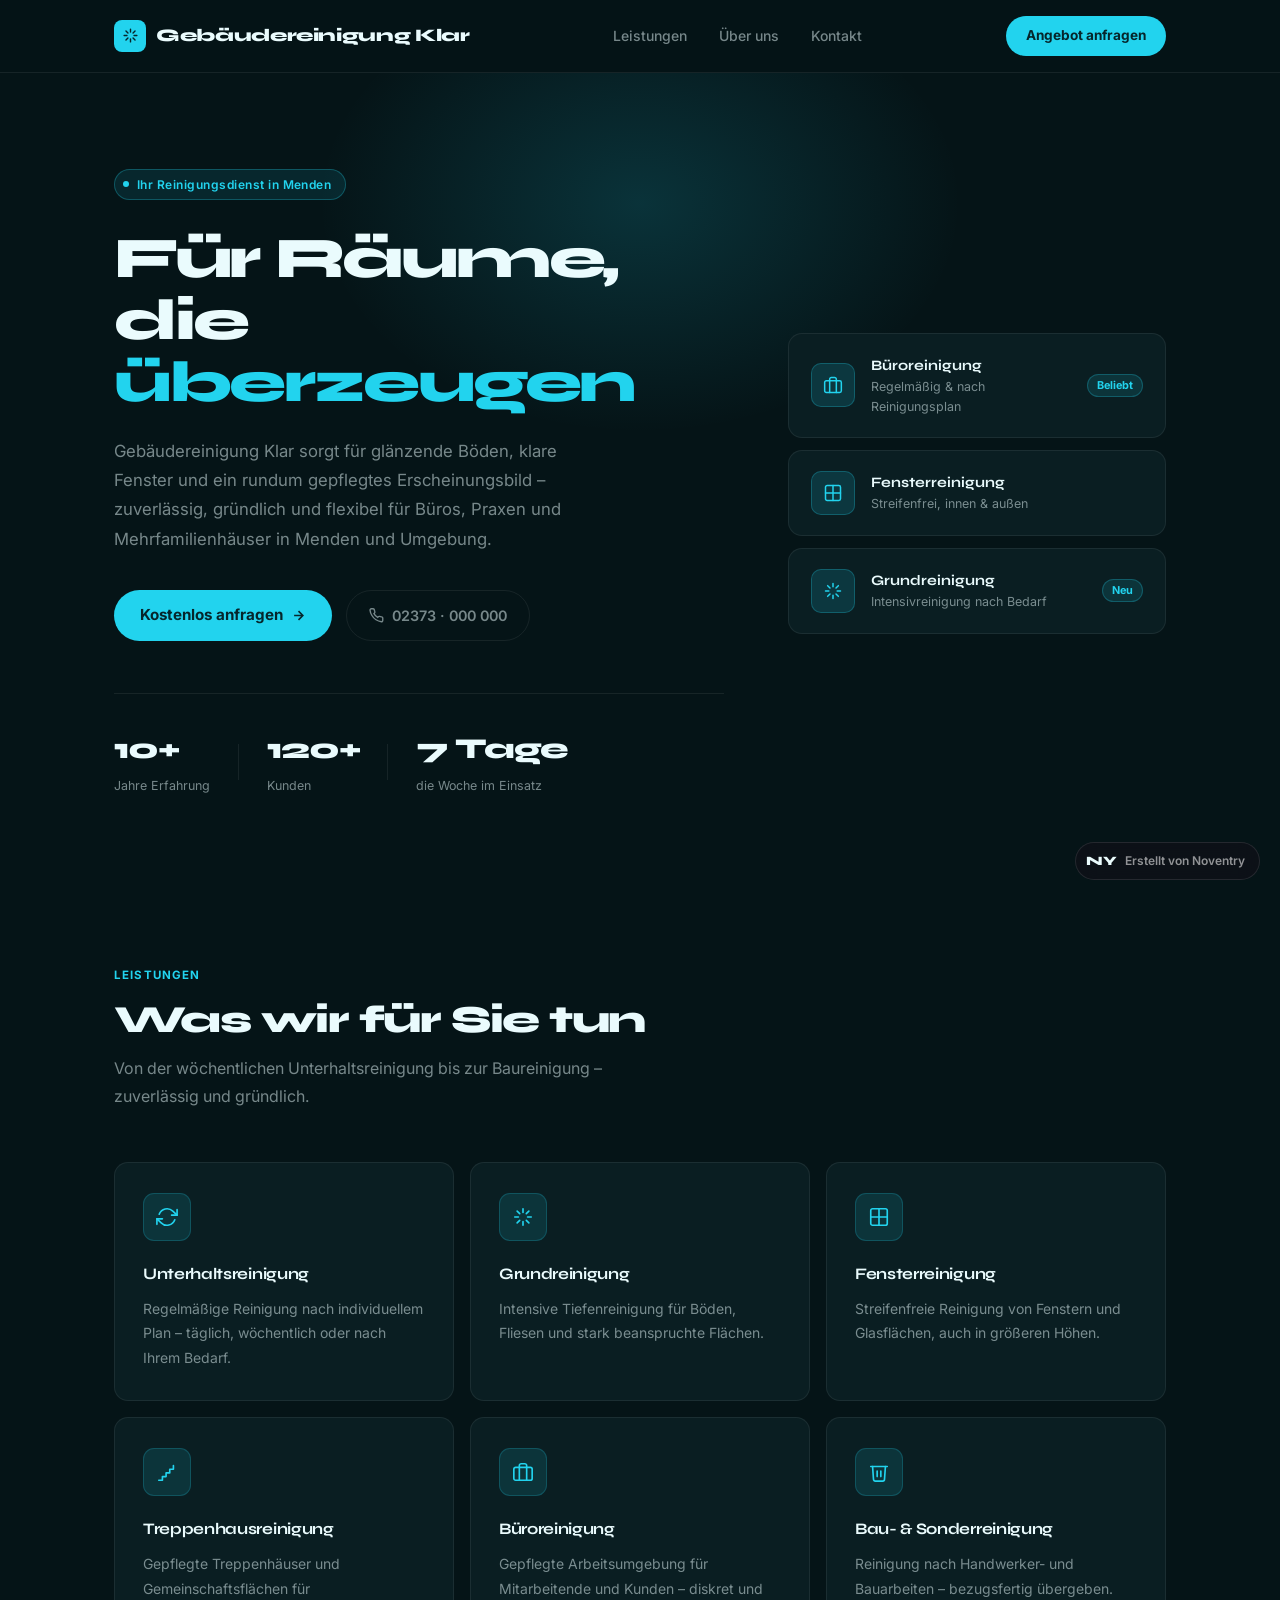
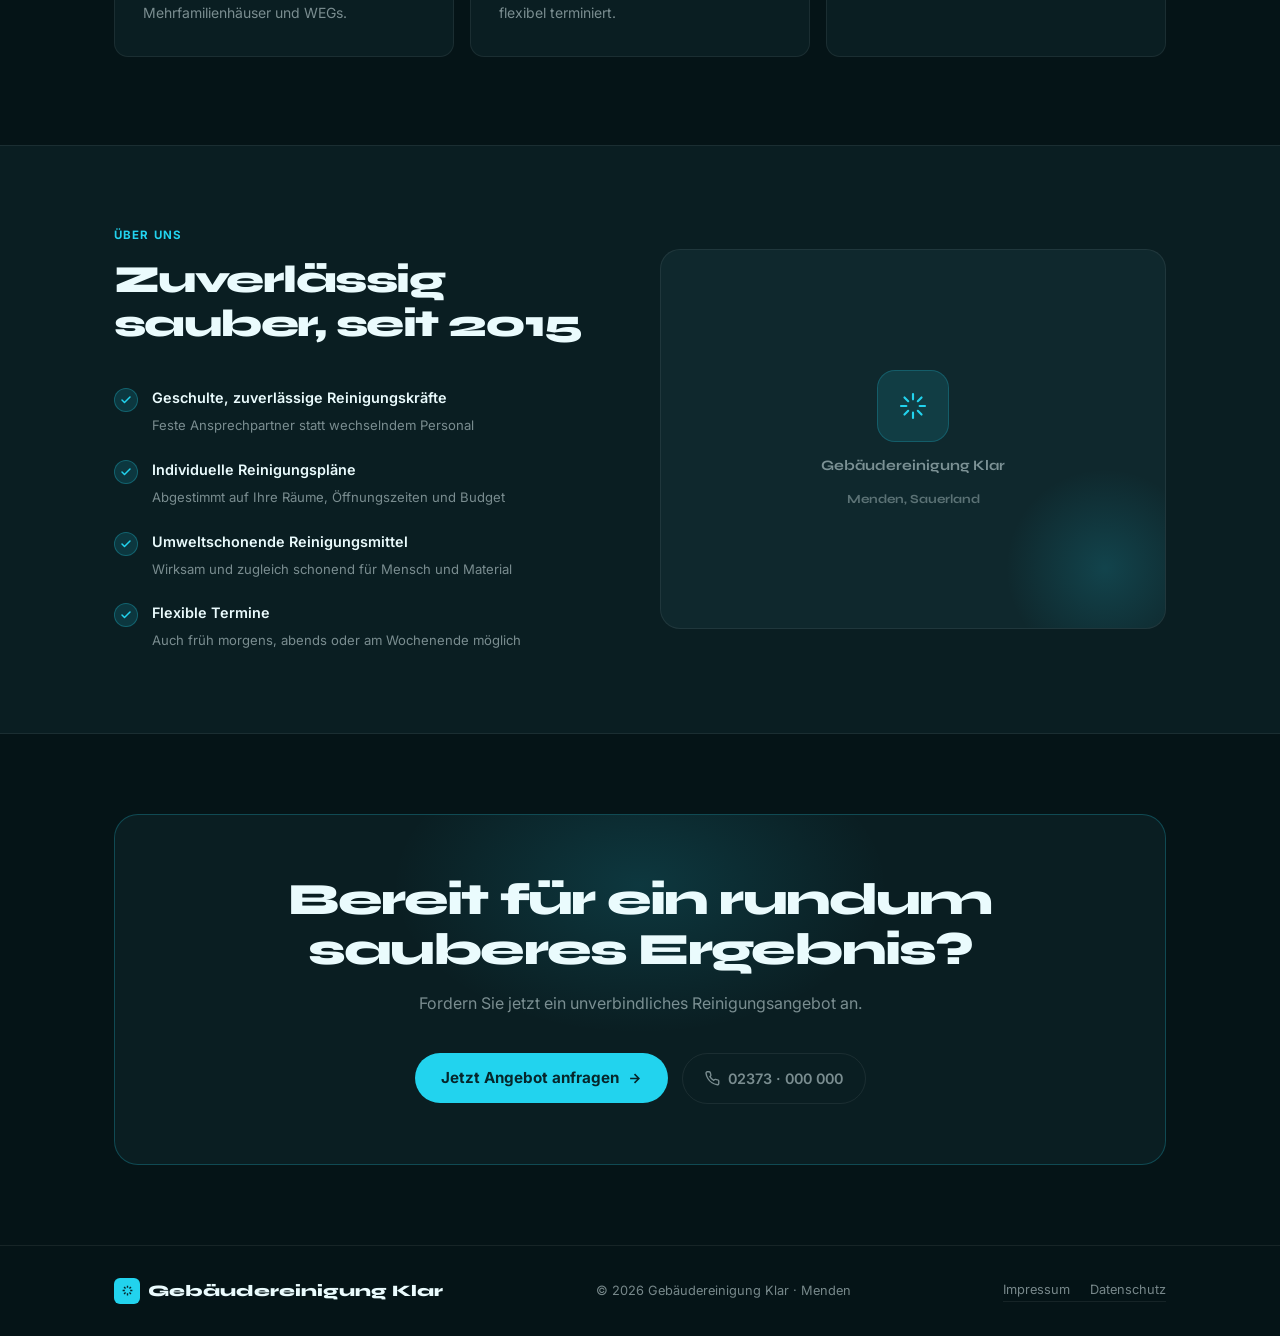
<file: projekte/reinigung-klar.html>
<!DOCTYPE html>
<html lang="de">
<head>
  <meta charset="UTF-8">
  <meta name="robots" content="noindex, follow">
  <meta name="viewport" content="width=device-width, initial-scale=1">
  <title>Gebäudereinigung Klar – Reinigungsdienst in Menden</title>
  <link rel="preconnect" href="https://fonts.googleapis.com">
  <link rel="preconnect" href="https://fonts.gstatic.com" crossorigin>
  <link href="https://fonts.googleapis.com/css2?family=Syne:wght@600;700;800&family=Inter:wght@400;500;600;700&display=swap" rel="stylesheet">
  <style>
    *, *::before, *::after { box-sizing: border-box; margin: 0; padding: 0; }

    :root {
      --bg:      #051417;
      --bg-2:    #0A1E22;
      --bg-3:    #0F282D;
      --text:    #EAFBFD;
      --muted:   rgba(234,251,253,0.5);
      --accent:  #22D3EE;
      --accent-d:#0891B2;
      --border:  rgba(255,255,255,0.07);
      --r:       14px;
      --font-d:  'Syne', sans-serif;
      --font-b:  'Inter', sans-serif;
    }

    html { scroll-behavior: smooth; }
    body {
      background: var(--bg);
      color: var(--text);
      font-family: var(--font-b);
      line-height: 1.6;
      -webkit-font-smoothing: antialiased;
    }
    a { color: inherit; text-decoration: none; }
    img { display: block; max-width: 100%; }

    .wrap { max-width: 1100px; margin: 0 auto; padding: 0 24px; }

    /* ── NOVENTRY BADGE ── */
    .nv-badge {
      position: fixed; bottom: 20px; right: 20px; z-index: 999;
      display: flex; align-items: center; gap: 8px;
      background: rgba(14,17,24,0.9);
      backdrop-filter: blur(12px);
      border: 1px solid rgba(255,255,255,0.1);
      border-radius: 100px;
      padding: 8px 14px 8px 10px;
      font-size: 0.75rem; font-weight: 600;
      color: rgba(255,255,255,0.55);
      transition: color 180ms, border-color 180ms;
    }
    .nv-badge:hover { color: var(--text); border-color: rgba(255,255,255,0.2); }
    .nv-badge-logo { font-family: var(--font-d); font-size: 0.8rem; font-weight: 800; color: var(--text); }

    /* ── NAV ── */
    nav {
      position: sticky; top: 0; z-index: 100;
      background: rgba(5,20,23,0.88);
      backdrop-filter: blur(20px);
      -webkit-backdrop-filter: blur(20px);
      border-bottom: 1px solid var(--border);
    }
    .nav-inner { display: flex; align-items: center; justify-content: space-between; padding: 16px 0; gap: 24px; }
    .nav-logo { font-family: var(--font-d); font-size: 1.1rem; font-weight: 800; letter-spacing: -0.02em; display: flex; align-items: center; gap: 10px; }
    .nav-logo-icon { width: 32px; height: 32px; background: var(--accent); border-radius: 8px; display: flex; align-items: center; justify-content: center; }
    .nav-logo-icon svg { width: 17px; height: 17px; color: #06262b; }
    .nav-links { display: flex; list-style: none; gap: 32px; }
    .nav-links a { font-size: 0.875rem; font-weight: 500; color: var(--muted); transition: color 180ms; }
    .nav-links a:hover { color: var(--text); }
    .nav-cta {
      background: var(--accent); color: #06262b; font-weight: 700; font-size: 0.85rem;
      padding: 9px 20px; border-radius: 100px;
      transition: background 180ms, transform 160ms; white-space: nowrap;
    }
    .nav-cta:hover { background: #67e3f5; transform: translateY(-1px); }

    /* ── HERO ── */
    .hero { position: relative; padding: 96px 0 80px; overflow: hidden; }
    .hero-glow {
      position: absolute; top: -120px; left: 50%; transform: translateX(-50%);
      width: 700px; height: 500px;
      background: radial-gradient(ellipse at center, rgba(34,211,238,0.16) 0%, transparent 65%);
      pointer-events: none;
    }
    .hero-inner { position: relative; display: flex; align-items: center; gap: 64px; }
    .hero-content { flex: 0 0 58%; }
    .hero-badge {
      display: inline-flex; align-items: center; gap: 8px;
      background: rgba(34,211,238,0.1); border: 1px solid rgba(34,211,238,0.28);
      border-radius: 100px; padding: 5px 14px 5px 8px;
      font-size: 0.75rem; font-weight: 600; color: var(--accent);
      margin-bottom: 28px; letter-spacing: 0.04em;
    }
    .hero-badge-dot { width: 6px; height: 6px; border-radius: 50%; background: var(--accent); animation: pulse-dot 2s ease-in-out infinite; }
    @keyframes pulse-dot { 0%, 100% { opacity: 1; transform: scale(1); } 50% { opacity: 0.5; transform: scale(0.7); } }
    .hero h1 { font-family: var(--font-d); font-size: clamp(2.2rem, 5vw, 3.6rem); font-weight: 800; letter-spacing: -0.04em; line-height: 1.08; margin-bottom: 22px; }
    .hero h1 em { font-style: normal; color: var(--accent); }
    .hero-sub { font-size: 1.05rem; color: var(--muted); line-height: 1.75; max-width: 480px; margin-bottom: 36px; }
    .hero-actions { display: flex; align-items: center; gap: 14px; flex-wrap: wrap; }
    .btn-primary {
      display: inline-flex; align-items: center; gap: 8px;
      background: var(--accent); color: #06262b; font-weight: 700; font-size: 0.95rem;
      padding: 13px 26px; border-radius: 100px; transition: background 180ms, transform 160ms;
    }
    .btn-primary:hover { background: #67e3f5; transform: translateY(-2px); }
    .btn-ghost {
      display: inline-flex; align-items: center; gap: 8px;
      color: var(--muted); font-weight: 600; font-size: 0.9rem;
      padding: 13px 22px; border-radius: 100px; border: 1px solid var(--border);
      transition: color 180ms, border-color 180ms;
    }
    .btn-ghost:hover { color: var(--text); border-color: rgba(255,255,255,0.2); }
    .hero-stats { display: flex; align-items: center; gap: 28px; margin-top: 52px; padding-top: 32px; border-top: 1px solid var(--border); }
    .hero-stat strong { display: block; font-family: var(--font-d); font-size: 1.8rem; font-weight: 800; letter-spacing: -0.04em; color: var(--text); }
    .hero-stat span { font-size: 0.78rem; color: var(--muted); }
    .stat-sep { width: 1px; height: 36px; background: var(--border); }

    .hero-visual { flex: 1; display: flex; flex-direction: column; gap: 12px; }
    .hero-card { background: var(--bg-2); border: 1px solid var(--border); border-radius: var(--r); padding: 20px 22px; display: flex; align-items: center; gap: 16px; }
    .hero-card-icon {
      width: 44px; height: 44px; border-radius: 10px;
      background: rgba(34,211,238,0.14); border: 1px solid rgba(34,211,238,0.25);
      display: flex; align-items: center; justify-content: center; color: var(--accent); flex-shrink: 0;
    }
    .hero-card-icon svg { width: 20px; height: 20px; }
    .hero-card-title { font-family: var(--font-d); font-size: 0.9rem; font-weight: 700; }
    .hero-card-sub { font-size: 0.78rem; color: var(--muted); }
    .hero-card-badge {
      margin-left: auto; font-size: 0.68rem; font-weight: 700; color: var(--accent);
      background: rgba(34,211,238,0.12); border: 1px solid rgba(34,211,238,0.25);
      border-radius: 100px; padding: 2px 9px; white-space: nowrap; flex-shrink: 0;
    }

    /* ── SERVICES ── */
    .section { padding: 88px 0; }
    .section-label { font-size: 0.72rem; font-weight: 700; letter-spacing: 0.1em; text-transform: uppercase; color: var(--accent); margin-bottom: 14px; }
    .section-h2 { font-family: var(--font-d); font-size: clamp(1.7rem, 3vw, 2.4rem); font-weight: 800; letter-spacing: -0.04em; line-height: 1.15; margin-bottom: 12px; }
    .section-sub { color: var(--muted); font-size: 1rem; line-height: 1.75; max-width: 520px; }

    .svc-grid { display: grid; grid-template-columns: repeat(auto-fill, minmax(280px, 1fr)); gap: 16px; margin-top: 52px; }
    .svc-card { background: var(--bg-2); border: 1px solid var(--border); border-radius: var(--r); padding: 30px 28px; transition: border-color 220ms, transform 220ms; }
    .svc-card:hover { border-color: rgba(34,211,238,0.32); transform: translateY(-3px); }
    .svc-icon {
      width: 48px; height: 48px; border-radius: 11px;
      background: rgba(34,211,238,0.12); border: 1px solid rgba(34,211,238,0.2);
      display: flex; align-items: center; justify-content: center; color: var(--accent); margin-bottom: 20px;
    }
    .svc-icon svg { width: 22px; height: 22px; }
    .svc-card h3 { font-family: var(--font-d); font-size: 1rem; font-weight: 700; margin-bottom: 10px; letter-spacing: -0.02em; }
    .svc-card p { font-size: 0.875rem; color: var(--muted); line-height: 1.75; }

    /* ── WHY ── */
    .why-section { padding: 80px 0; background: var(--bg-2); border-top: 1px solid var(--border); border-bottom: 1px solid var(--border); }
    .why-grid { display: grid; grid-template-columns: 1fr 1fr; gap: 40px; align-items: center; }
    .why-list { display: flex; flex-direction: column; gap: 20px; margin-top: 40px; }
    .why-item { display: flex; align-items: flex-start; gap: 14px; }
    .why-check {
      width: 24px; height: 24px; border-radius: 50%;
      background: rgba(34,211,238,0.14); border: 1px solid rgba(34,211,238,0.28);
      display: flex; align-items: center; justify-content: center; color: var(--accent); flex-shrink: 0; margin-top: 2px;
    }
    .why-check svg { width: 12px; height: 12px; }
    .why-item-text strong { display: block; font-size: 0.9rem; font-weight: 600; margin-bottom: 3px; }
    .why-item-text span { font-size: 0.82rem; color: var(--muted); }
    .why-image {
      background: var(--bg-3); border: 1px solid var(--border); border-radius: 20px; aspect-ratio: 4/3;
      display: flex; flex-direction: column; align-items: center; justify-content: center; gap: 12px;
      position: relative; overflow: hidden;
    }
    .why-image::before { content: ''; position: absolute; bottom: -40px; right: -40px; width: 200px; height: 200px; background: radial-gradient(circle, rgba(34,211,238,0.16), transparent 70%); }
    .why-icon-large {
      width: 72px; height: 72px; border-radius: 18px;
      background: rgba(34,211,238,0.12); border: 1px solid rgba(34,211,238,0.22);
      display: flex; align-items: center; justify-content: center; color: var(--accent);
    }
    .why-icon-large svg { width: 32px; height: 32px; }
    .why-image span { font-family: var(--font-d); font-size: 0.9rem; font-weight: 700; color: var(--muted); }

    /* ── CTA ── */
    .cta-section { padding: 80px 0; }
    .cta-box { background: var(--bg-2); border: 1px solid rgba(34,211,238,0.24); border-radius: 24px; padding: 60px 56px; text-align: center; position: relative; overflow: hidden; }
    .cta-box::before { content: ''; position: absolute; top: -80px; left: 50%; transform: translateX(-50%); width: 500px; height: 300px; background: radial-gradient(ellipse, rgba(34,211,238,0.14), transparent 70%); pointer-events: none; }
    .cta-box h2 { font-family: var(--font-d); font-size: clamp(1.8rem, 3.5vw, 2.8rem); font-weight: 800; letter-spacing: -0.04em; line-height: 1.12; margin-bottom: 16px; position: relative; }
    .cta-box p { color: var(--muted); font-size: 1rem; margin-bottom: 36px; position: relative; }
    .cta-actions { display: flex; align-items: center; justify-content: center; gap: 14px; flex-wrap: wrap; position: relative; }

    /* ── FOOTER ── */
    footer { border-top: 1px solid var(--border); padding: 32px 0; }
    .footer-inner { display: flex; align-items: center; justify-content: space-between; gap: 16px; flex-wrap: wrap; }
    .footer-logo { font-family: var(--font-d); font-size: 1rem; font-weight: 800; display: flex; align-items: center; gap: 8px; }
    .footer-logo-icon { width: 26px; height: 26px; background: var(--accent); border-radius: 6px; display: flex; align-items: center; justify-content: center; }
    .footer-logo-icon svg { width: 13px; height: 13px; color: #06262b; }
    .footer-copy { font-size: 0.8rem; color: var(--muted); }
    .footer-links { display: flex; gap: 20px; }
    .footer-links a { font-size: 0.8rem; color: var(--muted); transition: color 180ms; }
    .footer-links a:hover { color: var(--text); }

    /* ── RESPONSIVE ── */
    @media (max-width: 860px) {
      .hero-inner { flex-direction: column; gap: 40px; }
      .hero-content { flex: 0 0 auto; width: 100%; }
      .why-grid { grid-template-columns: 1fr; }
      .why-image { display: none; }
      .nav-links { display: none; }
      .cta-box { padding: 48px 28px; }
    }
    @media (max-width: 560px) {
      .hero h1 { font-size: 2rem; }
      .hero-stats { gap: 16px; }
    }
  </style>
</head>
<body>

  <!-- Noventry Badge -->
  <a href="index.html" class="nv-badge" title="Erstellt von Noventry Webdesign">
    <span class="nv-badge-logo">NY</span>
    Erstellt von Noventry
  </a>

  <!-- Nav -->
  <nav>
    <div class="wrap">
      <div class="nav-inner">
        <a href="#" class="nav-logo">
          <div class="nav-logo-icon">
            <svg viewBox="0 0 24 24" fill="none" stroke="currentColor" stroke-width="2" stroke-linecap="round" stroke-linejoin="round">
              <path d="M12 3v4M12 17v4M3 12h4M17 12h4M5.6 5.6l2.8 2.8M15.6 15.6l2.8 2.8M18.4 5.6l-2.8 2.8M8.4 15.6l-2.8 2.8"/>
            </svg>
          </div>
          Gebäudereinigung Klar
        </a>
        <ul class="nav-links" role="list">
          <li><a href="#leistungen">Leistungen</a></li>
          <li><a href="#ueber-uns">Über uns</a></li>
          <li><a href="#kontakt">Kontakt</a></li>
        </ul>
        <a href="#kontakt" class="nav-cta">Angebot anfragen</a>
      </div>
    </div>
  </nav>

  <!-- Hero -->
  <section class="hero">
    <div class="hero-glow" aria-hidden="true"></div>
    <div class="wrap">
      <div class="hero-inner">

        <div class="hero-content">
          <div class="hero-badge">
            <div class="hero-badge-dot"></div>
            Ihr Reinigungsdienst in Menden
          </div>
          <h1>Für Räume, die <em>überzeugen</em></h1>
          <p class="hero-sub">Gebäudereinigung Klar sorgt für glänzende Böden, klare Fenster und ein rundum gepflegtes Erscheinungsbild – zuverlässig, gründlich und flexibel für Büros, Praxen und Mehrfamilienhäuser in Menden und Umgebung.</p>
          <div class="hero-actions">
            <a href="#kontakt" class="btn-primary">
              Kostenlos anfragen
              <svg width="15" height="15" viewBox="0 0 24 24" fill="none" stroke="currentColor" stroke-width="2.5" aria-hidden="true"><path d="M5 12h14M12 5l7 7-7 7"/></svg>
            </a>
            <a href="tel:+4923730000000" class="btn-ghost">
              <svg width="15" height="15" viewBox="0 0 24 24" fill="none" stroke="currentColor" stroke-width="2.2" aria-hidden="true"><path d="M22 16.92v3a2 2 0 0 1-2.18 2 19.79 19.79 0 0 1-8.63-3.07A19.5 19.5 0 0 1 4.69 12a19.79 19.79 0 0 1-3.07-8.67A2 2 0 0 1 3.6 1.27h3a2 2 0 0 1 2 1.72c.127.96.361 1.903.7 2.81a2 2 0 0 1-.45 2.11L7.91 8.91a16 16 0 0 0 6 6l.91-.91a2 2 0 0 1 2.11-.45 12.84 12.84 0 0 0 2.81.7A2 2 0 0 1 22 16.92z"/></svg>
              02373 · 000 000
            </a>
          </div>
          <div class="hero-stats">
            <div class="hero-stat"><strong>10+</strong><span>Jahre Erfahrung</span></div>
            <div class="stat-sep" aria-hidden="true"></div>
            <div class="hero-stat"><strong>120+</strong><span>Kunden</span></div>
            <div class="stat-sep" aria-hidden="true"></div>
            <div class="hero-stat"><strong>7 Tage</strong><span>die Woche im Einsatz</span></div>
          </div>
        </div>

        <div class="hero-visual" aria-hidden="true">
          <div class="hero-card">
            <div class="hero-card-icon">
              <svg viewBox="0 0 24 24" fill="none" stroke="currentColor" stroke-width="1.8" stroke-linecap="round" stroke-linejoin="round">
                <rect x="2" y="7" width="20" height="14" rx="2"/><path d="M16 21V5a2 2 0 0 0-2-2h-4a2 2 0 0 0-2 2v16"/>
              </svg>
            </div>
            <div>
              <div class="hero-card-title">Büroreinigung</div>
              <div class="hero-card-sub">Regelmäßig & nach Reinigungsplan</div>
            </div>
            <span class="hero-card-badge">Beliebt</span>
          </div>
          <div class="hero-card">
            <div class="hero-card-icon">
              <svg viewBox="0 0 24 24" fill="none" stroke="currentColor" stroke-width="1.8" stroke-linecap="round" stroke-linejoin="round">
                <rect x="3" y="3" width="18" height="18" rx="2"/><line x1="12" y1="3" x2="12" y2="21"/><line x1="3" y1="12" x2="21" y2="12"/>
              </svg>
            </div>
            <div>
              <div class="hero-card-title">Fensterreinigung</div>
              <div class="hero-card-sub">Streifenfrei, innen & außen</div>
            </div>
          </div>
          <div class="hero-card">
            <div class="hero-card-icon">
              <svg viewBox="0 0 24 24" fill="none" stroke="currentColor" stroke-width="1.8" stroke-linecap="round" stroke-linejoin="round">
                <path d="M12 3v4M12 17v4M3 12h4M17 12h4M5.6 5.6l2.8 2.8M15.6 15.6l2.8 2.8M18.4 5.6l-2.8 2.8M8.4 15.6l-2.8 2.8"/>
              </svg>
            </div>
            <div>
              <div class="hero-card-title">Grundreinigung</div>
              <div class="hero-card-sub">Intensivreinigung nach Bedarf</div>
            </div>
            <span class="hero-card-badge">Neu</span>
          </div>
        </div>

      </div>
    </div>
  </section>

  <!-- Services -->
  <section class="section" id="leistungen">
    <div class="wrap">
      <div class="section-label">Leistungen</div>
      <h2 class="section-h2">Was wir für Sie tun</h2>
      <p class="section-sub">Von der wöchentlichen Unterhaltsreinigung bis zur Baureinigung – zuverlässig und gründlich.</p>
      <div class="svc-grid">

        <div class="svc-card">
          <div class="svc-icon">
            <svg viewBox="0 0 24 24" fill="none" stroke="currentColor" stroke-width="1.8" stroke-linecap="round" stroke-linejoin="round">
              <polyline points="23 4 23 10 17 10"/><polyline points="1 20 1 14 7 14"/><path d="M3.51 9a9 9 0 0 1 14.85-3.36L23 10M1 14l4.64 4.36A9 9 0 0 0 20.49 15"/>
            </svg>
          </div>
          <h3>Unterhaltsreinigung</h3>
          <p>Regelmäßige Reinigung nach individuellem Plan – täglich, wöchentlich oder nach Ihrem Bedarf.</p>
        </div>

        <div class="svc-card">
          <div class="svc-icon">
            <svg viewBox="0 0 24 24" fill="none" stroke="currentColor" stroke-width="1.8" stroke-linecap="round" stroke-linejoin="round">
              <path d="M12 3v4M12 17v4M3 12h4M17 12h4M5.6 5.6l2.8 2.8M15.6 15.6l2.8 2.8M18.4 5.6l-2.8 2.8M8.4 15.6l-2.8 2.8"/>
            </svg>
          </div>
          <h3>Grundreinigung</h3>
          <p>Intensive Tiefenreinigung für Böden, Fliesen und stark beanspruchte Flächen.</p>
        </div>

        <div class="svc-card">
          <div class="svc-icon">
            <svg viewBox="0 0 24 24" fill="none" stroke="currentColor" stroke-width="1.8" stroke-linecap="round" stroke-linejoin="round">
              <rect x="3" y="3" width="18" height="18" rx="2"/><line x1="12" y1="3" x2="12" y2="21"/><line x1="3" y1="12" x2="21" y2="12"/>
            </svg>
          </div>
          <h3>Fensterreinigung</h3>
          <p>Streifenfreie Reinigung von Fenstern und Glasflächen, auch in größeren Höhen.</p>
        </div>

        <div class="svc-card">
          <div class="svc-icon">
            <svg viewBox="0 0 24 24" fill="none" stroke="currentColor" stroke-width="1.8" stroke-linecap="round" stroke-linejoin="round">
              <path d="M3 21h4v-4h4v-4h4v-4h4V5"/>
            </svg>
          </div>
          <h3>Treppenhausreinigung</h3>
          <p>Gepflegte Treppenhäuser und Gemeinschaftsflächen für Mehrfamilienhäuser und WEGs.</p>
        </div>

        <div class="svc-card">
          <div class="svc-icon">
            <svg viewBox="0 0 24 24" fill="none" stroke="currentColor" stroke-width="1.8" stroke-linecap="round" stroke-linejoin="round">
              <rect x="2" y="7" width="20" height="14" rx="2"/><path d="M16 21V5a2 2 0 0 0-2-2h-4a2 2 0 0 0-2 2v16"/>
            </svg>
          </div>
          <h3>Büroreinigung</h3>
          <p>Gepflegte Arbeitsumgebung für Mitarbeitende und Kunden – diskret und flexibel terminiert.</p>
        </div>

        <div class="svc-card">
          <div class="svc-icon">
            <svg viewBox="0 0 24 24" fill="none" stroke="currentColor" stroke-width="1.8" stroke-linecap="round" stroke-linejoin="round">
              <path d="M3 6h18"/><path d="M19 6l-1 14a2 2 0 0 1-2 2H8a2 2 0 0 1-2-2L5 6"/><path d="M10 11v6M14 11v6"/>
            </svg>
          </div>
          <h3>Bau- &amp; Sonderreinigung</h3>
          <p>Reinigung nach Handwerker- und Bauarbeiten – bezugsfertig übergeben.</p>
        </div>

      </div>
    </div>
  </section>

  <!-- Why -->
  <section class="why-section" id="ueber-uns">
    <div class="wrap">
      <div class="why-grid">
        <div>
          <div class="section-label">Über uns</div>
          <h2 class="section-h2">Zuverlässig sauber, seit 2015</h2>
          <div class="why-list">
            <div class="why-item">
              <div class="why-check"><svg viewBox="0 0 24 24" fill="none" stroke="currentColor" stroke-width="3" stroke-linecap="round" stroke-linejoin="round"><polyline points="20 6 9 17 4 12"/></svg></div>
              <div class="why-item-text"><strong>Geschulte, zuverlässige Reinigungskräfte</strong><span>Feste Ansprechpartner statt wechselndem Personal</span></div>
            </div>
            <div class="why-item">
              <div class="why-check"><svg viewBox="0 0 24 24" fill="none" stroke="currentColor" stroke-width="3" stroke-linecap="round" stroke-linejoin="round"><polyline points="20 6 9 17 4 12"/></svg></div>
              <div class="why-item-text"><strong>Individuelle Reinigungspläne</strong><span>Abgestimmt auf Ihre Räume, Öffnungszeiten und Budget</span></div>
            </div>
            <div class="why-item">
              <div class="why-check"><svg viewBox="0 0 24 24" fill="none" stroke="currentColor" stroke-width="3" stroke-linecap="round" stroke-linejoin="round"><polyline points="20 6 9 17 4 12"/></svg></div>
              <div class="why-item-text"><strong>Umweltschonende Reinigungsmittel</strong><span>Wirksam und zugleich schonend für Mensch und Material</span></div>
            </div>
            <div class="why-item">
              <div class="why-check"><svg viewBox="0 0 24 24" fill="none" stroke="currentColor" stroke-width="3" stroke-linecap="round" stroke-linejoin="round"><polyline points="20 6 9 17 4 12"/></svg></div>
              <div class="why-item-text"><strong>Flexible Termine</strong><span>Auch früh morgens, abends oder am Wochenende möglich</span></div>
            </div>
          </div>
        </div>
        <div class="why-image" aria-hidden="true">
          <div class="why-icon-large">
            <svg viewBox="0 0 24 24" fill="none" stroke="currentColor" stroke-width="1.6" stroke-linecap="round" stroke-linejoin="round">
              <path d="M12 3v4M12 17v4M3 12h4M17 12h4M5.6 5.6l2.8 2.8M15.6 15.6l2.8 2.8M18.4 5.6l-2.8 2.8M8.4 15.6l-2.8 2.8"/>
            </svg>
          </div>
          <span>Gebäudereinigung Klar</span>
          <span style="font-size:0.78rem;color:rgba(234,251,253,0.35);">Menden, Sauerland</span>
        </div>
      </div>
    </div>
  </section>

  <!-- CTA -->
  <section class="cta-section" id="kontakt">
    <div class="wrap">
      <div class="cta-box">
        <h2>Bereit für ein rundum<br>sauberes Ergebnis?</h2>
        <p>Fordern Sie jetzt ein unverbindliches Reinigungsangebot an.</p>
        <div class="cta-actions">
          <a href="mailto:info@gebaeudereinigung-klar.de" class="btn-primary">
            Jetzt Angebot anfragen
            <svg width="15" height="15" viewBox="0 0 24 24" fill="none" stroke="currentColor" stroke-width="2.5" aria-hidden="true"><path d="M5 12h14M12 5l7 7-7 7"/></svg>
          </a>
          <a href="tel:+4923730000000" class="btn-ghost">
            <svg width="15" height="15" viewBox="0 0 24 24" fill="none" stroke="currentColor" stroke-width="2.2" aria-hidden="true"><path d="M22 16.92v3a2 2 0 0 1-2.18 2 19.79 19.79 0 0 1-8.63-3.07A19.5 19.5 0 0 1 4.69 12a19.79 19.79 0 0 1-3.07-8.67A2 2 0 0 1 3.6 1.27h3a2 2 0 0 1 2 1.72c.127.96.361 1.903.7 2.81a2 2 0 0 1-.45 2.11L7.91 8.91a16 16 0 0 0 6 6l.91-.91a2 2 0 0 1 2.11-.45 12.84 12.84 0 0 0 2.81.7A2 2 0 0 1 22 16.92z"/></svg>
            02373 · 000 000
          </a>
        </div>
      </div>
    </div>
  </section>

  <!-- Footer -->
  <footer>
    <div class="wrap">
      <div class="footer-inner">
        <div class="footer-logo">
          <div class="footer-logo-icon">
            <svg viewBox="0 0 24 24" fill="none" stroke="currentColor" stroke-width="2.5" aria-hidden="true"><path d="M12 3v4M12 17v4M3 12h4M17 12h4M5.6 5.6l2.8 2.8M15.6 15.6l2.8 2.8M18.4 5.6l-2.8 2.8M8.4 15.6l-2.8 2.8"/></svg>
          </div>
          Gebäudereinigung Klar
        </div>
        <span class="footer-copy">© 2026 Gebäudereinigung Klar · Menden</span>
        <nav class="footer-links" aria-label="Footer Navigation">
          <a href="../impressum.html">Impressum</a>
          <a href="../datenschutz.html">Datenschutz</a>
        </nav>
      </div>
    </div>
  </footer>

</body>
</html>
</file>
<file: assets/site.css>
:root{
      --galaxy-bg:
        radial-gradient(2.15px 2.15px at 20.80% 41.49%, rgba(255,255,255,0.81), transparent 70%),
        radial-gradient(1.66px 1.66px at 10.73% 10.11%, rgba(255,255,255,0.76), transparent 70%),
        radial-gradient(2.20px 2.20px at 51.51% 10.07%, rgba(255,255,255,0.77), transparent 70%),
        radial-gradient(1.83px 1.83px at 49.76% 35.69%, rgba(255,255,255,0.98), transparent 70%),
        radial-gradient(2.15px 2.15px at 23.24% 62.89%, rgba(255,255,255,0.76), transparent 70%),
        radial-gradient(2.29px 2.29px at 65.50% 13.53%, rgba(255,255,255,0.83), transparent 70%),
        radial-gradient(1.70px 1.70px at 78.79% 7.98%, rgba(255,255,255,0.81), transparent 70%),
        radial-gradient(2.37px 2.37px at 44.17% 32.71%, rgba(255,255,255,1.00), transparent 70%),
        radial-gradient(1.67px 1.67px at 52.93% 35.22%, rgba(255,255,255,0.91), transparent 70%),
        radial-gradient(2.00px 2.00px at 21.70% 1.34%, rgba(255,255,255,0.98), transparent 70%),
        radial-gradient(2.18px 2.18px at 69.78% 81.39%, rgba(255,255,255,0.82), transparent 70%),
        radial-gradient(2.13px 2.13px at 26.96% 13.86%, rgba(255,255,255,0.76), transparent 70%),
        radial-gradient(2.02px 2.02px at 79.25% 49.73%, rgba(255,255,255,0.85), transparent 70%),
        radial-gradient(2.40px 2.40px at 63.20% 12.20%, rgba(255,255,255,0.91), transparent 70%),
        radial-gradient(1.51px 1.51px at 35.01% 82.97%, rgba(255,255,255,0.55), transparent 70%),
        radial-gradient(1.43px 1.43px at 14.40% 55.34%, rgba(255,255,255,0.74), transparent 70%),
        radial-gradient(1.55px 1.55px at 14.62% 67.62%, rgba(255,255,255,0.90), transparent 70%),
        radial-gradient(1.48px 1.48px at 82.71% 70.22%, rgba(255,255,255,0.66), transparent 70%),
        radial-gradient(1.09px 1.09px at 63.53% 5.75%, rgba(255,255,255,0.73), transparent 70%),
        radial-gradient(1.10px 1.10px at 89.73% 97.44%, rgba(255,255,255,0.84), transparent 70%),
        radial-gradient(1.26px 1.26px at 74.97% 90.64%, rgba(255,255,255,0.81), transparent 70%),
        radial-gradient(1.03px 1.03px at 98.22% 24.26%, rgba(255,255,255,0.79), transparent 70%),
        radial-gradient(1.41px 1.41px at 82.38% 74.91%, rgba(255,255,255,0.75), transparent 70%),
        radial-gradient(1.28px 1.28px at 88.54% 92.29%, rgba(255,255,255,0.72), transparent 70%),
        radial-gradient(1.34px 1.34px at 99.78% 41.18%, rgba(255,255,255,0.55), transparent 70%),
        radial-gradient(1.50px 1.50px at 81.26% 97.01%, rgba(255,255,255,0.59), transparent 70%),
        radial-gradient(1.28px 1.28px at 78.07% 72.52%, rgba(255,255,255,0.76), transparent 70%),
        radial-gradient(1.30px 1.30px at 76.30% 40.85%, rgba(255,255,255,0.58), transparent 70%),
        radial-gradient(1.02px 1.02px at 99.19% 93.24%, rgba(255,255,255,0.72), transparent 70%),
        radial-gradient(1.05px 1.05px at 61.43% 1.28%, rgba(255,255,255,0.57), transparent 70%),
        radial-gradient(1.58px 1.58px at 6.05% 7.97%, rgba(255,255,255,0.66), transparent 70%),
        radial-gradient(1.07px 1.07px at 56.39% 3.18%, rgba(255,255,255,0.71), transparent 70%),
        radial-gradient(1.11px 1.11px at 41.50% 85.41%, rgba(255,255,255,0.63), transparent 70%),
        radial-gradient(1.53px 1.53px at 98.65% 51.84%, rgba(255,255,255,0.77), transparent 70%),
        radial-gradient(1.03px 1.03px at 43.31% 90.76%, rgba(255,255,255,0.84), transparent 70%),
        radial-gradient(1.49px 1.49px at 50.66% 69.87%, rgba(255,255,255,0.85), transparent 70%),
        radial-gradient(1.31px 1.31px at 51.06% 89.28%, rgba(255,255,255,0.69), transparent 70%),
        radial-gradient(1.18px 1.18px at 48.19% 44.34%, rgba(255,255,255,0.61), transparent 70%),
        radial-gradient(1.29px 1.29px at 39.68% 96.93%, rgba(255,255,255,0.58), transparent 70%),
        radial-gradient(1.42px 1.42px at 69.27% 71.94%, rgba(255,255,255,0.67), transparent 70%),
        radial-gradient(1.43px 1.43px at 26.26% 67.63%, rgba(255,255,255,0.74), transparent 70%),
        radial-gradient(1.47px 1.47px at 27.19% 51.01%, rgba(255,255,255,0.52), transparent 70%),
        radial-gradient(1.07px 1.07px at 23.64% 72.17%, rgba(255,255,255,0.72), transparent 70%),
        radial-gradient(1.36px 1.36px at 33.84% 83.15%, rgba(255,255,255,0.54), transparent 70%),
        radial-gradient(1.33px 1.33px at 36.40% 98.98%, rgba(255,255,255,0.56), transparent 70%),
        radial-gradient(1.37px 1.37px at 46.07% 49.81%, rgba(255,255,255,0.73), transparent 70%),
        radial-gradient(1.41px 1.41px at 1.19% 23.22%, rgba(255,255,255,0.77), transparent 70%),
        radial-gradient(1.02px 1.02px at 3.79% 39.66%, rgba(255,255,255,0.81), transparent 70%),
        radial-gradient(1.11px 1.11px at 27.57% 36.76%, rgba(255,255,255,0.77), transparent 70%),
        radial-gradient(1.08px 1.08px at 73.47% 78.61%, rgba(255,255,255,0.82), transparent 70%),
        radial-gradient(1.01px 1.01px at 23.11% 80.48%, rgba(255,255,255,0.60), transparent 70%),
        radial-gradient(1.24px 1.24px at 44.36% 83.92%, rgba(255,255,255,0.74), transparent 70%),
        radial-gradient(1.58px 1.58px at 47.15% 99.29%, rgba(255,255,255,0.53), transparent 70%),
        radial-gradient(1.42px 1.42px at 34.36% 90.97%, rgba(255,255,255,0.85), transparent 70%),
        radial-gradient(0.80px 0.80px at 54.50% 14.96%, rgba(255,255,255,0.42), transparent 70%),
        radial-gradient(0.87px 0.87px at 77.36% 54.76%, rgba(255,255,255,0.63), transparent 70%),
        radial-gradient(0.60px 0.60px at 65.75% 51.10%, rgba(255,255,255,0.38), transparent 70%),
        radial-gradient(0.68px 0.68px at 73.18% 91.30%, rgba(255,255,255,0.51), transparent 70%),
        radial-gradient(0.68px 0.68px at 91.99% 19.61%, rgba(255,255,255,0.38), transparent 70%),
        radial-gradient(0.50px 0.50px at 44.65% 50.39%, rgba(255,255,255,0.56), transparent 70%),
        radial-gradient(0.82px 0.82px at 36.05% 47.13%, rgba(255,255,255,0.44), transparent 70%),
        radial-gradient(0.87px 0.87px at 63.15% 93.02%, rgba(255,255,255,0.37), transparent 70%),
        radial-gradient(0.99px 0.99px at 60.34% 78.90%, rgba(255,255,255,0.68), transparent 70%),
        radial-gradient(0.85px 0.85px at 92.25% 61.48%, rgba(255,255,255,0.59), transparent 70%),
        radial-gradient(0.93px 0.93px at 97.13% 2.48%, rgba(255,255,255,0.53), transparent 70%),
        radial-gradient(0.89px 0.89px at 5.57% 90.45%, rgba(255,255,255,0.69), transparent 70%),
        radial-gradient(0.72px 0.72px at 66.24% 59.57%, rgba(255,255,255,0.44), transparent 70%),
        radial-gradient(0.97px 0.97px at 96.96% 56.80%, rgba(255,255,255,0.46), transparent 70%),
        radial-gradient(0.95px 0.95px at 35.31% 1.42%, rgba(255,255,255,0.43), transparent 70%),
        radial-gradient(0.75px 0.75px at 92.14% 53.16%, rgba(255,255,255,0.54), transparent 70%),
        radial-gradient(0.79px 0.79px at 10.31% 32.96%, rgba(255,255,255,0.35), transparent 70%),
        radial-gradient(0.73px 0.73px at 71.88% 99.49%, rgba(255,255,255,0.60), transparent 70%),
        radial-gradient(0.54px 0.54px at 84.46% 89.51%, rgba(255,255,255,0.57), transparent 70%),
        radial-gradient(0.58px 0.58px at 78.27% 44.04%, rgba(255,255,255,0.48), transparent 70%),
        radial-gradient(0.88px 0.88px at 75.73% 71.38%, rgba(255,255,255,0.62), transparent 70%),
        radial-gradient(0.59px 0.59px at 90.24% 24.53%, rgba(255,255,255,0.36), transparent 70%),
        radial-gradient(0.84px 0.84px at 27.62% 77.24%, rgba(255,255,255,0.49), transparent 70%),
        radial-gradient(0.56px 0.56px at 72.21% 85.80%, rgba(255,255,255,0.53), transparent 70%),
        radial-gradient(0.87px 0.87px at 96.55% 74.38%, rgba(255,255,255,0.38), transparent 70%),
        radial-gradient(0.69px 0.69px at 36.09% 16.33%, rgba(255,255,255,0.47), transparent 70%),
        radial-gradient(0.75px 0.75px at 56.87% 84.69%, rgba(255,255,255,0.36), transparent 70%),
        radial-gradient(0.90px 0.90px at 59.09% 21.33%, rgba(255,255,255,0.60), transparent 70%),
        radial-gradient(0.51px 0.51px at 2.40% 33.80%, rgba(255,255,255,0.38), transparent 70%),
        radial-gradient(0.55px 0.55px at 68.65% 21.11%, rgba(255,255,255,0.35), transparent 70%),
        radial-gradient(0.92px 0.92px at 32.72% 65.94%, rgba(255,255,255,0.51), transparent 70%),
        radial-gradient(0.84px 0.84px at 91.30% 13.12%, rgba(255,255,255,0.67), transparent 70%),
        radial-gradient(0.86px 0.86px at 68.42% 28.98%, rgba(255,255,255,0.62), transparent 70%),
        radial-gradient(0.83px 0.83px at 69.21% 53.23%, rgba(255,255,255,0.44), transparent 70%),
        radial-gradient(0.68px 0.68px at 94.26% 92.02%, rgba(255,255,255,0.69), transparent 70%),
        radial-gradient(0.80px 0.80px at 21.75% 49.23%, rgba(255,255,255,0.43), transparent 70%),
        radial-gradient(0.68px 0.68px at 30.60% 26.35%, rgba(255,255,255,0.45), transparent 70%),
        radial-gradient(0.84px 0.84px at 21.11% 73.13%, rgba(255,255,255,0.51), transparent 70%),
        radial-gradient(0.78px 0.78px at 37.31% 67.27%, rgba(255,255,255,0.60), transparent 70%),
        radial-gradient(0.62px 0.62px at 59.12% 20.48%, rgba(255,255,255,0.68), transparent 70%),
        radial-gradient(0.90px 0.90px at 32.22% 32.59%, rgba(255,255,255,0.42), transparent 70%),
        radial-gradient(0.55px 0.55px at 99.31% 16.87%, rgba(255,255,255,0.61), transparent 70%),
        radial-gradient(0.89px 0.89px at 44.82% 29.73%, rgba(255,255,255,0.45), transparent 70%),
        radial-gradient(0.66px 0.66px at 20.48% 72.52%, rgba(255,255,255,0.38), transparent 70%),
        radial-gradient(0.90px 0.90px at 63.11% 70.48%, rgba(255,255,255,0.47), transparent 70%),
        radial-gradient(0.96px 0.96px at 39.49% 84.22%, rgba(255,255,255,0.54), transparent 70%),
        radial-gradient(0.77px 0.77px at 6.56% 38.28%, rgba(255,255,255,0.48), transparent 70%),
        radial-gradient(0.80px 0.80px at 99.32% 65.44%, rgba(255,255,255,0.52), transparent 70%),
        radial-gradient(0.81px 0.81px at 65.72% 78.90%, rgba(255,255,255,0.67), transparent 70%),
        radial-gradient(0.50px 0.50px at 33.02% 7.00%, rgba(255,255,255,0.44), transparent 70%),
        radial-gradient(0.98px 0.98px at 17.37% 51.52%, rgba(255,255,255,0.55), transparent 70%),
        radial-gradient(0.66px 0.66px at 38.37% 26.92%, rgba(255,255,255,0.38), transparent 70%),
        radial-gradient(0.87px 0.87px at 21.06% 79.61%, rgba(255,255,255,0.67), transparent 70%),
        radial-gradient(0.59px 0.59px at 66.39% 57.14%, rgba(255,255,255,0.47), transparent 70%),
        radial-gradient(0.97px 0.97px at 13.66% 75.31%, rgba(255,255,255,0.64), transparent 70%),
        radial-gradient(0.72px 0.72px at 21.17% 41.71%, rgba(255,255,255,0.61), transparent 70%),
        radial-gradient(0.95px 0.95px at 51.41% 4.04%, rgba(255,255,255,0.58), transparent 70%),
        radial-gradient(0.51px 0.51px at 39.84% 35.17%, rgba(255,255,255,0.68), transparent 70%),
        radial-gradient(0.94px 0.94px at 22.59% 20.21%, rgba(255,255,255,0.44), transparent 70%),
        radial-gradient(0.64px 0.64px at 80.59% 36.73%, rgba(255,255,255,0.45), transparent 70%),
        radial-gradient(0.61px 0.61px at 79.12% 6.95%, rgba(255,255,255,0.44), transparent 70%),
        radial-gradient(0.74px 0.74px at 92.04% 66.06%, rgba(255,255,255,0.59), transparent 70%),
        radial-gradient(0.67px 0.67px at 2.92% 45.48%, rgba(255,255,255,0.68), transparent 70%),
        radial-gradient(0.66px 0.66px at 85.14% 16.49%, rgba(255,255,255,0.45), transparent 70%),
        radial-gradient(0.53px 0.53px at 90.61% 42.72%, rgba(255,255,255,0.51), transparent 70%),
        radial-gradient(0.89px 0.89px at 13.40% 81.92%, rgba(255,255,255,0.47), transparent 70%),
        radial-gradient(0.62px 0.62px at 43.72% 59.08%, rgba(255,255,255,0.65), transparent 70%),
        radial-gradient(0.79px 0.79px at 98.06% 88.84%, rgba(255,255,255,0.50), transparent 70%),
        radial-gradient(0.64px 0.64px at 59.68% 53.52%, rgba(255,255,255,0.49), transparent 70%),
        radial-gradient(0.96px 0.96px at 65.50% 80.06%, rgba(255,255,255,0.63), transparent 70%),
        radial-gradient(1000px 750px at 88% 4%, rgba(46,91,255,.08), transparent 68%),
        radial-gradient(900px 700px at 6% 100%, rgba(24,52,120,.10), transparent 66%),
        radial-gradient(650px 520px at 48% 52%, rgba(190,205,230,.05), transparent 70%),
        linear-gradient(160deg, #070914 0%, #000 68%);
      --void:     #000000;
      --panel:    #0A1220;
      --panel-2:  #0F1A2C;
      --ink:      #F4F7FC;
      --slate:    #A9B8D0;
      --muted:    #7E8CA0;
      --line:     rgba(255,255,255,.12);
      --line-soft: rgba(255,255,255,.07);
      --bg:       #000000;
      --bg-soft:  rgba(255,255,255,.05);
      --card:     #0A1220;
      --accent:   #2E5BFF;
      --accent-2: #6E8CFF;
      --accent-soft: rgba(46,91,255,.16);
      --star:     #EAF1FF;
      --mono:     'Space Mono', ui-monospace, monospace;
      --radius:   14px;
      --shadow:   0 20px 60px rgba(0,0,0,.55);
    }
    *{ margin:0; padding:0; box-sizing:border-box; }
    html{ scroll-behavior:smooth; }
    body{
      font-family:'Inter', system-ui, sans-serif;
      font-size:16px; line-height:1.7;
      color:var(--ink);
      background-color:var(--void);
      -webkit-font-smoothing:antialiased;
    }
    /* Sternenhintergrund als eigene fixierte Ebene statt background-attachment:fixed:
       gleiches Aussehen, aber vom Compositor bewegt statt bei jedem Scroll neu gemalt
       (background-attachment:fixed ist auf Mobilgeräten ein bekannter Ruckel-Verursacher). */
    body::before{
      content:''; position:fixed; inset:0; z-index:-1;
      background-color:var(--void);
      background-image:var(--galaxy-bg);
      pointer-events:none;
      transform:translateZ(0);
    }
    h1,h2,h3,.q{ font-family:'Questrial', sans-serif; font-weight:400; line-height:1.15; }
    img{ max-width:100%; display:block; }
    a{ color:inherit; text-decoration:none; }
    .wrap{ max-width:1120px; margin:0 auto; padding:0 24px; }
    section{ padding:96px 0; }
    :focus-visible{ outline:2px solid var(--accent); outline-offset:3px; border-radius:4px; }

    .eyebrow{
      display:inline-flex; align-items:center; gap:10px;
      font-family:var(--mono); font-size:.78rem; font-weight:400; letter-spacing:.1em; text-transform:uppercase;
      color:var(--accent-2); margin-bottom:18px;
    }
    .eyebrow .idx{ color:var(--muted); }
    .eyebrow::before{ content:''; width:22px; height:1px; background:var(--accent); }
    .sec-h2{ font-size:clamp(1.8rem, 3.6vw, 2.6rem); margin-bottom:14px; }
    .sec-sub{ color:var(--slate); max-width:560px; }

    /* ── FAQ-Akkordeon ── */
    .faq-list{ margin-top:56px; border-top:1px solid var(--line-soft); }
    .faq-item{ border-bottom:1px solid var(--line-soft); }
    .faq-q{
      width:100%; display:flex; align-items:center; justify-content:space-between; gap:28px;
      padding:26px 2px; background:none; border:none; cursor:pointer; text-align:left;
      font-family:'Questrial', sans-serif; font-size:1.1rem; color:#fff; transition:color .2s;
    }
    .faq-q:hover{ color:var(--accent-2); }
    .faq-icon{ position:relative; width:20px; height:20px; flex:none; }
    .faq-icon::before, .faq-icon::after{
      content:''; position:absolute; top:50%; left:50%; background:var(--accent-2);
      transform:translate(-50%,-50%); transition:transform .3s ease, opacity .2s ease;
    }
    .faq-icon::before{ width:14px; height:2px; }
    .faq-icon::after{ width:2px; height:14px; }
    .faq-item.is-open .faq-q{ color:var(--accent-2); }
    .faq-item.is-open .faq-icon::after{ transform:translate(-50%,-50%) rotate(90deg); opacity:0; }
    .faq-a-wrap{ display:grid; grid-template-rows:0fr; transition:grid-template-rows .4s ease; }
    .faq-item.is-open .faq-a-wrap{ grid-template-rows:1fr; }
    .faq-a-inner{ overflow:hidden; }
    .faq-a{ padding:0 2px 28px; max-width:680px; }
    .faq-a p{ color:var(--slate); font-size:.98rem; }
    @media (prefers-reduced-motion: reduce){
      .faq-a-wrap{ transition:none; }
    }

    /* ── Navigation ── */
    .nav{
      position:sticky; top:0; z-index:50;
      border-bottom:1px solid var(--line-soft);
    }
    .nav-inner{
      display:grid; grid-template-columns:1fr auto 1fr; align-items:center; column-gap:20px;
      height:68px;
    }
    .nav-brand{ display:flex; align-items:center; gap:11px; justify-self:start; }
    .nav-brand img{ height:30px; width:auto; }
    .nav-brand span{ font-family:'Questrial'; font-size:1.15rem; letter-spacing:.14em; color:#fff; white-space:nowrap; }
    .nav-links{ display:flex; align-items:center; gap:28px; list-style:none; justify-self:center; margin-left:16px; }
    .nav-links a{ font-size:.92rem; color:var(--slate); transition:color .15s; }
    .nav-links a:hover{ color:#fff; }
    .nav-home{
      display:inline-flex; align-items:center; justify-content:center;
      width:34px; height:34px; border-radius:9px;
      color:var(--slate); transition:color .15s, background .15s;
    }
    .nav-home:hover{ color:#fff; background:rgba(255,255,255,.08); }
    .nav-toggle{ justify-self:end; }

    /* ── Mobil-Menü ── */
    .nav-toggle{
      display:none; width:38px; height:38px; border-radius:10px;
      background:transparent; border:1px solid var(--line);
      align-items:center; justify-content:center; flex:none; cursor:pointer;
    }
    .nav-toggle span{
      position:relative; width:16px; height:2px; background:#fff; border-radius:2px;
    }
    .nav-toggle span::before, .nav-toggle span::after{
      content:''; position:absolute; left:0; width:16px; height:2px; background:#fff; border-radius:2px;
      transition:transform .2s, top .2s, opacity .2s;
    }
    .nav-toggle span::before{ top:-6px; }
    .nav-toggle span::after{ top:6px; }
    .nav.is-open .nav-toggle span{ background:transparent; }
    .nav.is-open .nav-toggle span::before{ top:0; transform:rotate(45deg); }
    .nav.is-open .nav-toggle span::after{ top:0; transform:rotate(-45deg); }

    .mobile-menu{
      display:none; overflow:hidden; max-height:0;
      background:var(--panel); border-top:1px solid var(--line-soft);
      transition:max-height .25s ease;
    }
    .mobile-menu ul{ list-style:none; padding:8px 24px 20px; display:flex; flex-direction:column; }
    .mobile-menu a{
      display:block; padding:14px 0; font-size:1rem; color:var(--slate);
      border-bottom:1px solid var(--line-soft);
    }
    .mobile-menu li:last-child a{ border-bottom:none; }
    .nav.is-open .mobile-menu{ max-height:400px; }
    .btn{
      display:inline-flex; align-items:center; gap:8px;
      padding:12px 22px; border-radius:99px;
      font-size:.92rem; font-weight:600; cursor:pointer;
      transition:transform .15s, box-shadow .15s, background .15s;
      border:none;
    }
    .btn-primary{ background:var(--accent); color:#fff; box-shadow:0 4px 16px rgba(46,91,255,.28); }
    .btn-primary:hover{ transform:translateY(-1px); box-shadow:0 6px 22px rgba(46,91,255,.36); }
    .btn-ghost{ background:transparent; color:var(--ink); border:1px solid var(--line); }
    .btn-ghost:hover{ border-color:var(--slate); }
    .nav .btn{ padding:9px 18px; }

    /* ── Hero ── */
    .hero{
      min-height:calc(100svh - 69px);
      display:flex; align-items:center; justify-content:center;
      position:relative; overflow:hidden; text-align:center;
    }
    .hero-inner{ position:relative; z-index:1; padding:0 24px; max-width:820px; }
    .hero-bg-logo-wrap{
      position:absolute; inset:0; z-index:0;
      display:flex; align-items:center; justify-content:center;
      transform:translateY(60px) scale(1);
      opacity:.36;
      pointer-events:none;
      will-change:transform, opacity;
    }
    .hero-bg-logo{
      display:block; width:min(68vw, 860px); height:auto;
      filter:drop-shadow(0 0 60px rgba(255,255,255,.2)) contrast(1.1);
      pointer-events:none; user-select:none;
    }
    .hero .brandname{
      font-family:'Questrial'; color:#fff;
      font-size:clamp(2.6rem, 7vw, 5rem);
      letter-spacing:.16em; line-height:1.1;
    }
    .hero .brandsub{
      font-family:'Questrial'; color:#8FA3BE;
      font-size:clamp(1rem, 2.4vw, 1.5rem);
      /* "GbR" wird nicht in Versalien gesperrt – sonst stuende dort "G B R" */
      letter-spacing:.18em; text-transform:none;
      margin-top:12px; margin-left:.18em;
    }
    .hero .tagline{
      color:#C4CEDC; font-size:clamp(1rem, 2vw, 1.25rem);
      margin-top:34px; font-weight:400;
    }
    .hero .tagline em{ font-style:normal; color:#fff; }
    .hero .hero-services{
      display:flex; justify-content:center; flex-wrap:wrap; gap:12px 26px;
      margin-top:28px; font-family:var(--mono); font-size:.72rem;
      letter-spacing:.16em; text-transform:uppercase; color:#8FA3BE;
    }
    .hero .hero-services span{ display:inline-flex; align-items:center; gap:9px; }
    .hero .hero-services span::before{
      content:''; width:4px; height:4px; border-radius:50%;
      background:var(--accent-2); flex:none;
    }
    @media (max-width:520px){
      .hero .hero-services{ gap:10px 16px; font-size:.64rem; letter-spacing:.12em; }
    }
    .hero-scroll{
      position:absolute; bottom:34px; left:50%; transform:translateX(-50%);
      color:#8FA3BE; font-size:.78rem; letter-spacing:.2em; text-transform:uppercase;
      display:flex; flex-direction:column; align-items:center; gap:10px;
    }
    .hero-scroll::after{
      content:''; width:1px; height:36px;
      background:linear-gradient(#8FA3BE, transparent);
      animation:drop 2s ease-in-out infinite;
    }
    @keyframes drop{ 0%{opacity:0; transform:scaleY(.3); transform-origin:top} 40%{opacity:1; transform:scaleY(1)} 100%{opacity:0} }

    /* ── Sternschnuppen ── */
    .hero-stars{
      position:absolute; inset:0; z-index:0; overflow:hidden; pointer-events:none;
    }
    .star{ position:absolute; }
    .star i{
      display:block; width:150px; height:1px;
      background:linear-gradient(90deg, #fff 0%, rgba(255,255,255,.85) 35%, rgba(255,255,255,0) 100%);
      opacity:0;
      animation-name:star-fly; animation-timing-function:ease-in; animation-iteration-count:infinite;
    }
    .star i::after{
      content:''; position:absolute; left:-1.5px; top:50%; width:3px; height:3px;
      background:#fff; border-radius:50%; transform:translateY(-50%);
    }
    @keyframes star-fly{
      0%{ transform:translateX(0); opacity:0; }
      8%{ opacity:1; }
      75%{ opacity:1; }
      100%{ transform:translateX(-640px); opacity:0; }
    }
    @media (prefers-reduced-motion: reduce){ .star i{ animation:none; opacity:0; } }

    /* ── Über Noventry: Brief-Öffnen-Animation ── */
    #ueber{ position:relative; border-top:1px solid var(--line-soft); padding:0; }
    .letter-stage{ position:relative; height:220vh; }
    .letter-sticky{
      position:sticky; top:69px; height:calc(100svh - 69px);
      display:flex; align-items:center; justify-content:center;
      overflow:hidden;
    }
    .envelope{
      position:absolute; left:50%; top:50%; z-index:2;
      width:min(74vw, 640px); aspect-ratio:3/2;
      transform:translate(-50%,-50%);
      perspective:1800px; pointer-events:none;
    }
    .envelope-back{
      position:absolute; inset:0; border-radius:10px;
      background:linear-gradient(160deg,#232833 0%,#0A0C10 100%);
      box-shadow:0 40px 100px rgba(0,0,0,.65), 0 0 60px rgba(210,218,232,.14);
    }
    .envelope-flap{
      position:absolute; inset:0;
      border:1px solid rgba(210,218,232,.32);
      backface-visibility:hidden;
      filter:drop-shadow(0 0 1.5px rgba(0,0,0,.7));
    }
    .envelope-flap--top{
      clip-path:polygon(0 0,100% 0,50% 50%); transform-origin:50% 0%; z-index:4;
      background:linear-gradient(180deg,#454E5F 0%,#14171D 100%);
    }
    .envelope-flap--right{
      clip-path:polygon(100% 0,100% 100%,50% 50%); transform-origin:100% 50%; z-index:3;
      background:linear-gradient(270deg,#333A47 0%,#111318 100%);
    }
    .envelope-flap--left{
      clip-path:polygon(0 0,0 100%,50% 50%); transform-origin:0% 50%; z-index:2;
      background:linear-gradient(90deg,#2A2F39 0%,#0D0F13 100%);
    }
    .envelope-flap--bottom{
      clip-path:polygon(0 100%,100% 100%,50% 50%); transform-origin:50% 100%; z-index:1;
      background:linear-gradient(0deg,#1E222B 0%,#08090C 100%);
    }
    .envelope-seal{
      position:absolute; top:50%; left:50%; width:72px; height:72px; border-radius:50%;
      transform:translate(-50%,-50%);
      background:radial-gradient(circle at 34% 30%, #EAF1FF, #333A47 72%);
      display:flex; align-items:center; justify-content:center; z-index:5;
      box-shadow:0 0 40px rgba(220,228,240,.5), 0 8px 18px rgba(0,0,0,.5), inset 0 1px 2px rgba(255,255,255,.35);
    }
    .envelope-seal img{ width:30px; height:auto; opacity:.95; }
    .letter-content{ position:relative; z-index:1; perspective:1600px; }
    .letter-paper{
      position:absolute; inset:-44px -36px; z-index:0;
      border-radius:20px;
      background:linear-gradient(160deg, #1B2029 0%, #05060A 100%);
      border:1px solid rgba(210,218,232,.16);
      box-shadow:0 40px 90px rgba(0,0,0,.55), inset 0 1px 0 rgba(230,235,244,.05);
      opacity:0; transform:scale(.55); transform-origin:center;
      pointer-events:none;
    }
    .letter-content .about-head,
    .letter-content .about-text{ position:relative; z-index:1; transform-origin:top center; backface-visibility:hidden; will-change:transform, opacity; }
    @media (max-width:900px){
      .letter-sticky{ padding:0 24px; }
      .envelope{ width:min(82vw, 380px); }
      .letter-paper{ inset:-28px -18px; }
    }
    @media (prefers-reduced-motion: reduce){
      .letter-stage{ height:auto; }
      .letter-sticky{ position:relative; top:0; height:auto; padding:96px 0; }
      .envelope{ display:none; }
      .letter-paper{ opacity:1; transform:none; }
    }

    .about-grid{ display:grid; grid-template-columns:.8fr 1.2fr; gap:64px; align-items:start; position:relative; }
    .about-head h2{ font-size:clamp(2.1rem, 4vw, 3.1rem); max-width:9ch; }
    .about-signal{
      display:flex; align-items:center; gap:10px; margin-top:32px;
      font-family:var(--mono); font-size:.78rem; color:var(--muted); letter-spacing:.03em;
    }
    .pulse-dot{ width:7px; height:7px; border-radius:50%; background:#3DDC84; position:relative; flex:none; }
    .pulse-dot::after{
      content:''; position:absolute; inset:-6px; border-radius:50%; border:1px solid #3DDC84;
      animation:pulse 2.4s ease-out infinite;
    }
    @keyframes pulse{ 0%{ transform:scale(.6); opacity:.8; } 100%{ transform:scale(2.1); opacity:0; } }
    .about-text p{ color:var(--slate); margin-bottom:22px; font-size:1.05rem; }
    .about-text p:first-child{ font-size:1.28rem; color:var(--ink); line-height:1.6; }
    .about-text strong{ color:#fff; font-weight:600; }
    .about-sign{
      margin-top:36px; padding-top:26px; border-top:1px solid var(--line-soft);
      display:flex; flex-wrap:wrap; align-items:baseline; gap:12px 44px;
    }
    .sign-name{
      font-family:'Allura', cursive; font-size:2rem; line-height:1;
      color:#D9E1EC; text-shadow:0 0 18px rgba(200,215,240,.25);
    }
    @media (max-width:900px){ .about-grid{ grid-template-columns:1fr; gap:28px; } }

    /* ── Team ── */
    #team{ position:relative; border-top:1px solid var(--line-soft); }
    .team-grid{
      display:grid; grid-template-columns:1fr 1fr; gap:64px;
      margin-top:56px;
    }
    .team-card{ position:relative; display:flex; flex-direction:column; gap:28px; }
    .team-photo{
      position:relative; aspect-ratio:3/4;
      background:linear-gradient(155deg, var(--panel-2) 0%, #05070D 100%);
    }
    .team-photo-img{
      display:block; width:100%; height:100%; object-fit:cover; object-position:top center;
      border-radius:20px; border:1px solid var(--line-soft);
    }
    /* Zuschnitt + Hover-Zoom nur auf Geräten mit echtem Maus-Hover:
       overflow:hidden + border-radius + eine dauerhafte transform-Transition auf einem
       großen Bild lösen auf iOS/Mobile Safari einen bekannten Kachel-Rendering-Fehler
       aus (dünner grauer Strich quer durchs Bild, verschwindet beim Zoomen). Auf Touch-
       Geräten fällt der Auslöser dadurch komplett weg. */
    @media (hover:hover) and (pointer:fine){
      .team-photo{ overflow:hidden; border-radius:20px; }
      .team-photo-img{ transition:transform .5s ease; }
      .team-card:hover .team-photo-img{ transform:scale(1.03); }
    }
    .team-name{ font-family:'Questrial'; font-size:1.7rem; color:#fff; margin-bottom:6px; }
    .team-role{
      display:block; font-family:var(--mono); font-size:.72rem; letter-spacing:.08em;
      text-transform:uppercase; color:var(--accent-2); margin-bottom:14px;
    }
    .team-bio{ color:var(--slate); font-size:1rem; line-height:1.6; max-width:34ch; }
    @media (max-width:820px){
      .team-grid{ grid-template-columns:1fr; gap:48px; }
    }

    /* ── Leistungen: große Hero-Kopfzeile mit Pfeil-Verbindung ── */
    .services{ position:relative; border-top:1px solid var(--line-soft); }
    .services-intro-row{
      display:flex; flex-wrap:wrap; align-items:flex-end; justify-content:space-between;
      gap:36px 56px;
    }
    .services-hero-h2{
      font-size:clamp(2.3rem, 5.2vw, 4rem); line-height:1.08; letter-spacing:-.01em;
      /* 19ch: die Zeile bricht nach dem Komma statt "ein" allein zu lassen */
      max-width:19ch; margin:0;
    }
    .services-intro-detail{ display:flex; align-items:center; gap:22px; max-width:380px; padding-bottom:4px; }
    .services-arrow{
      flex:none; width:44px; height:44px; border-radius:50%;
      display:flex; align-items:center; justify-content:center;
      border:1px solid var(--line); background:var(--accent-soft); color:var(--accent-2);
    }
    .services-intro-detail .sec-sub{ margin:0; max-width:none; }
    @media (max-width:640px){
      .services-intro-detail{ max-width:none; }
    }

    /* ── Leistungs-Index: kurzer Einstieg, Tiefe liegt woanders ── */
    .lx-head{ display:grid; grid-template-columns:minmax(0,1fr) minmax(0,.84fr); gap:28px 48px; align-items:end; }
    .lx-h2{ font-family:'Questrial'; font-size:clamp(2rem,4.2vw,3.2rem); line-height:1.08; letter-spacing:-.01em; color:#fff; margin:12px 0 0; }
    .lx-intro{ color:var(--slate); font-size:1rem; line-height:1.7; }

    .lx-list{ margin-top:54px; border-top:1px solid var(--line-soft); }
    .lx-row{
      position:relative; isolation:isolate; overflow:hidden;
      display:grid; grid-template-columns:62px minmax(0,1fr) auto 46px; gap:26px;
      align-items:center; padding:32px 0; border-bottom:1px solid var(--line-soft);
    }
    /* Akzentwisch von links beim Ueberfahren */
    .lx-row::before{
      content:''; position:absolute; inset:0 -24px; z-index:-1;
      background:linear-gradient(90deg, rgba(46,91,255,.17), rgba(46,91,255,0) 58%);
      transform:scaleX(0); transform-origin:left;
      transition:transform .55s cubic-bezier(.16,1,.3,1);
    }
    .lx-row:hover::before, .lx-row:focus-visible::before{ transform:scaleX(1); }
    .lx-no{ font-family:var(--mono); font-size:.76rem; color:var(--muted); transition:color .3s ease; }
    .lx-row:hover .lx-no{ color:var(--accent-2); }
    .lx-name{
      display:block; font-family:'Questrial'; line-height:1.1; color:#fff;
      font-size:clamp(1.35rem,2.6vw,2.05rem); letter-spacing:-.005em;
      transition:transform .45s cubic-bezier(.16,1,.3,1);
    }
    .lx-desc{
      display:block; color:var(--slate); font-size:.95rem; line-height:1.6;
      margin-top:9px; max-width:54ch;
      transition:transform .45s cubic-bezier(.16,1,.3,1) .04s;
    }
    .lx-row:hover .lx-name, .lx-row:hover .lx-desc{ transform:translateX(9px); }
    .lx-price{ font-family:var(--mono); font-size:.8rem; color:var(--accent-2); white-space:nowrap; text-align:right; }
    .lx-go{
      width:46px; height:46px; border-radius:50%; flex:none;
      border:1px solid var(--line); color:var(--slate);
      display:flex; align-items:center; justify-content:center;
      transition:background .3s ease, color .3s ease, border-color .3s ease, transform .45s cubic-bezier(.16,1,.3,1);
    }
    .lx-row:hover .lx-go{ background:var(--accent); border-color:var(--accent); color:#fff; transform:translateX(5px); }

    .lx-foot{
      display:flex; align-items:center; justify-content:space-between; gap:18px; flex-wrap:wrap;
      margin-top:30px;
    }
    .lx-foot p{ color:var(--muted); font-family:var(--mono); font-size:.72rem; line-height:1.7; }
    .lx-foot a{
      display:inline-flex; align-items:center; gap:10px; min-height:40px;
      font-family:var(--mono); font-size:.72rem; letter-spacing:.09em;
      text-transform:uppercase; color:var(--accent-2);
    }
    .lx-foot a svg{ transition:transform .3s ease; }
    .lx-foot a:hover svg{ transform:translateX(4px); }

    @media (max-width:900px){
      .lx-head{ grid-template-columns:1fr; align-items:start; }
      .lx-row{ grid-template-columns:minmax(0,1fr) 46px; gap:0 18px; align-items:start; padding:26px 0; }
      .lx-no{ grid-column:1; margin-bottom:10px; }
      .lx-go{ grid-column:2; grid-row:1 / span 2; align-self:center; }
      .lx-main{ grid-column:1; }
      .lx-price{ grid-column:1; text-align:left; margin-top:14px; }
      .lx-row:hover .lx-name, .lx-row:hover .lx-desc{ transform:none; }
    }

    @media (prefers-reduced-motion: reduce){
      .lx-row::before{ transition:none; }
      .lx-row:hover .lx-name, .lx-row:hover .lx-desc, .lx-row:hover .lx-go{ transform:none; }
    }

    /* ── Pakete der Zusatzleistungen (Chatbot, Social Media) ── */
    .svcpkg-block{ margin-top:56px; padding-top:40px; border-top:1px solid var(--line-soft); }
    .svcpkg-intro{ display:flex; align-items:baseline; gap:10px 20px; flex-wrap:wrap; margin-bottom:26px; }
    .svcpkg-eyebrow{
      font-family:var(--mono); font-size:.68rem; letter-spacing:.12em;
      color:var(--accent-2); text-transform:uppercase; flex:none;
    }
    .svcpkg-intro p{ color:var(--slate); font-size:.95rem; max-width:62ch; }
    .svcpkg-row{ display:grid; grid-template-columns:1fr 1fr; gap:20px; }
    .svcpkg{
      display:flex; flex-direction:column;
      border:1px solid var(--line-soft); border-radius:var(--radius);
      background:linear-gradient(180deg, var(--panel) 0%, rgba(10,18,32,.5) 100%);
      padding:26px; transition:border-color .25s ease;
    }
    .svcpkg.fu{ transition:opacity .6s ease, transform .6s ease, border-color .25s ease; }
    .svcpkg:hover{ border-color:var(--line); }
    .svcpkg-head{ display:flex; align-items:center; gap:15px; margin-bottom:18px; }
    .svcpkg-icon{
      width:46px; height:46px; border-radius:12px; background:var(--accent-soft);
      display:flex; align-items:center; justify-content:center; color:var(--accent-2);
      flex:none; transition:background .2s, color .2s;
    }
    .svcpkg:hover .svcpkg-icon{ background:var(--accent); color:#fff; }
    .svcpkg-name{
      font-family:'Questrial'; font-size:1.3rem; color:#fff;
      letter-spacing:.04em; text-transform:uppercase; line-height:1.2;
    }
    .svcpkg-price{ font-family:var(--mono); font-size:.86rem; color:var(--accent-2); margin-top:5px; }
    .svcpkg-desc{ color:var(--slate); font-size:.94rem; line-height:1.65; margin-bottom:16px; }
    .svcpkg-list{ list-style:none; display:flex; flex-direction:column; gap:9px; margin:0 0 16px; }
    .svcpkg-list li{ color:var(--slate); font-size:.92rem; line-height:1.5; }
    .svcpkg-list li::before{ content:'✓ '; color:var(--accent-2); }
    .svcpkg-note{
      font-family:var(--mono); font-size:.68rem; line-height:1.7; color:var(--muted);
      margin-top:auto; padding-top:4px;
    }
    .svcpkg-cta{ display:flex; gap:11px; flex-wrap:wrap; margin-top:18px; }
    @media (max-width:820px){
      .svcpkg-row{ grid-template-columns:1fr; }
      .svcpkg{ padding:22px; }
      .svcpkg-block{ margin-top:44px; padding-top:32px; }
    }
    @media (max-width:420px){
      .svcpkg-cta .btn{ flex:1 1 auto; justify-content:center; }
    }

    /* ── Vorgehen: Flugbahn-Timeline ── */
    #vorgehen{ position:relative; border-top:1px solid var(--line-soft); }
    .trajectory{ position:relative; margin-top:60px; padding-left:60px; }
    .trajectory::before{
      content:''; position:absolute; left:22px; top:22px; bottom:22px; width:1px;
      background:linear-gradient(to bottom, var(--accent), rgba(46,91,255,.1));
    }
    .trail-dot{
      position:absolute; left:18px; width:9px; height:9px; border-radius:50%;
      background:var(--star); box-shadow:0 0 14px 3px rgba(234,241,255,.65);
      animation:trail-travel 7s ease-in-out infinite;
    }
    @keyframes trail-travel{ 0%,100%{ top:22px; opacity:.9; } 50%{ top:calc(100% - 22px); opacity:1; } }
    .stop{ position:relative; padding-bottom:60px; }
    .stop:last-child{ padding-bottom:0; }
    .stop-node{
      position:absolute; left:-60px; top:0; width:44px; height:44px; border-radius:50%;
      background:var(--panel); border:1px solid var(--line);
      display:flex; align-items:center; justify-content:center;
      font-family:var(--mono); font-size:.92rem; color:var(--accent-2);
      z-index:1;
    }
    .stop h3{ font-size:1.24rem; margin-bottom:10px; color:#fff; }
    .stop p{ color:var(--slate); font-size:.98rem; max-width:600px; }
    @media (max-width:640px){
      .trajectory{ padding-left:48px; }
      .stop-node{ left:-48px; width:36px; height:36px; font-size:.8rem; }
      .trajectory::before{ left:18px; }
      .trail-dot{ left:14px; }
    }

    /* ── Angebote: Karten-Deck ── */
    /* Deck faechert seitlich auf – die Sektion muss es beschneiden */
    .wd-pakete{ position:relative; border-top:1px solid var(--line-soft); overflow-x:hidden; }
    .deck-stage{ position:relative; max-width:1040px; margin:76px auto 0; }
    .deck{ position:relative; width:860px; max-width:100%; margin:0 auto; min-height:700px; }
    .deck-arrow{
      position:absolute; top:50%; transform:translateY(-50%);
      width:52px; height:52px; border-radius:50%; z-index:6; flex:none;
      display:flex; align-items:center; justify-content:center;
      background:var(--panel); border:1px solid var(--line); color:var(--slate);
      cursor:pointer; transition:color .2s ease, border-color .2s ease, background .2s ease, transform .2s ease;
    }
    .deck-arrow:hover{ color:#fff; border-color:rgba(140,180,255,.55); background:rgba(46,91,255,.14); transform:translateY(-50%) translateY(-2px); }
    .deck-arrow:active{ transform:translateY(-50%); }
    .deck-arrow--prev{ left:0; }
    .deck-arrow--next{ right:0; }
    @media (max-width:760px){
      .deck-arrow{ width:36px; height:36px; }
      .deck{ width:calc(100% - 84px); }
    }
    .deck-card{
      position:absolute; top:0; left:50%;
      width:390px; height:auto;
      border-radius:18px;
      background:
        radial-gradient(1px 1px at 12% 16%, rgba(255,255,255,.9), transparent 70%),
        radial-gradient(1px 1px at 82% 11%, rgba(255,255,255,.7), transparent 70%),
        radial-gradient(1.4px 1.4px at 22% 78%, rgba(255,255,255,.85), transparent 70%),
        radial-gradient(1px 1px at 70% 86%, rgba(255,255,255,.6), transparent 70%),
        radial-gradient(1.3px 1.3px at 48% 38%, rgba(255,255,255,.7), transparent 70%),
        radial-gradient(1px 1px at 88% 55%, rgba(255,255,255,.6), transparent 70%),
        radial-gradient(1px 1px at 33% 56%, rgba(255,255,255,.5), transparent 70%),
        radial-gradient(1px 1px at 60% 20%, rgba(255,255,255,.55), transparent 70%),
        radial-gradient(1px 1px at 18% 45%, rgba(255,255,255,.5), transparent 70%),
        radial-gradient(1px 1px at 92% 30%, rgba(255,255,255,.55), transparent 70%),
        linear-gradient(160deg, #0B1526 0%, #04060C 100%);
      border:1px solid rgba(120,160,255,.32);
      box-shadow:0 0 0 1px rgba(255,255,255,.03) inset, 0 20px 50px rgba(0,0,0,.6);
      padding:32px 30px; cursor:pointer; color:var(--ink); font:inherit; text-align:center;
      display:flex; flex-direction:column; align-items:center;
      transition:transform .55s cubic-bezier(.22,.61,.36,1), opacity .5s ease, filter .5s ease, box-shadow .5s ease, border-color .5s ease;
    }
    .deck-card.is-front{
      transform:translateX(-50%) translateY(0) rotate(0deg) scale(1);
      z-index:3; opacity:1; filter:none;
      box-shadow:0 0 0 1px rgba(140,180,255,.14) inset, 0 0 60px rgba(80,140,255,.4), 0 30px 60px rgba(0,0,0,.65);
      border-color:rgba(140,180,255,.65);
    }
    .deck-card.is-left{
      transform:translateX(-50%) translate(-212px, 60px) rotate(-11deg) scale(.8);
      z-index:2; opacity:.5; filter:brightness(.6) saturate(.8);
    }
    .deck-card.is-right{
      transform:translateX(-50%) translate(212px, 60px) rotate(11deg) scale(.8);
      z-index:1; opacity:.5; filter:brightness(.6) saturate(.8);
    }
    .deck-card.is-back{
      transform:translateX(-50%) translateY(60px) scale(.6);
      z-index:0; opacity:0; pointer-events:none;
    }
    .deck-card:hover:not(.is-front){ filter:brightness(.85) saturate(1); opacity:.72; }
    .deck-card:focus-visible{ outline:2px solid var(--accent); outline-offset:5px; }
    .deck-index{
      position:absolute; display:flex; flex-direction:column; align-items:center; gap:3px;
      font-family:'Questrial'; font-size:1.15rem; color:#fff; line-height:1;
    }
    .deck-index--tl{ top:18px; left:18px; }
    .deck-index--br{ bottom:18px; right:18px; transform:rotate(180deg); }
    .deck-index-mark{ width:14px; height:auto; opacity:.85; }
    .deck-emblem{
      width:112px; height:auto; margin:38px 0 18px;
      filter:drop-shadow(0 0 26px rgba(140,180,255,.55));
      opacity:.92;
    }
    .deck-body{ display:flex; flex-direction:column; align-items:center; gap:12px; flex:1; }
    .deck-name{ font-family:'Questrial'; font-size:1.55rem; color:#fff; letter-spacing:.04em; text-transform:uppercase; }
    .deck-star{ color:var(--accent-2); font-size:.85em; }
    .deck-price{ font-family:var(--mono); font-size:1.1rem; color:var(--accent-2); }
    .deck-desc{ font-size:.86rem; color:var(--slate); line-height:1.5; max-width:280px; }
    .deck-features{ list-style:none; font-size:.92rem; color:var(--slate); display:flex; flex-direction:column; gap:8px; margin-top:6px; text-align:left; }
    .deck-features li::before{ content:'✓ '; color:var(--accent-2); }
    .deck-cta{
      margin-top:auto; font-family:var(--mono); font-size:.76rem; letter-spacing:.08em; text-transform:uppercase;
      color:var(--muted); padding-top:16px;
    }
    .deck-card.is-front .deck-cta{ color:var(--accent-2); }
    .deck-note{ text-align:center; color:var(--muted); font-size:.85rem; margin-top:40px; }
    @media (max-width:640px){
      .deck-stage{ margin-top:56px; }
      .deck{ min-height:660px; }
      .deck-card{ width:min(70vw, 300px); padding:22px 20px; }
      .deck-card.is-left{ transform:translateX(-50%) translate(-112px, 38px) rotate(-10deg) scale(.78); }
      .deck-card.is-right{ transform:translateX(-50%) translate(112px, 38px) rotate(10deg) scale(.78); }
      .deck-emblem{ width:74px; margin:24px 0 13px; }
      .deck-features{ font-size:.8rem; }
    }

    /* ── Projekte: editorial Werkliste ── */
    .projects{ position:relative; border-top:1px solid var(--line-soft); }
    .proj-list{ margin-top:52px; border-top:1px solid var(--line-soft); }
    .proj{
      position:relative; display:grid; grid-template-columns:40px 260px 1fr; gap:28px; align-items:center;
      padding:36px 0; border-bottom:1px solid var(--line-soft);
      transition:background .2s;
    }
    .proj:hover{ background:rgba(255,255,255,.025); }
    .proj-index{ font-family:var(--mono); color:var(--muted); font-size:.92rem; align-self:start; padding-top:6px; }
    .proj-media{
      position:relative; border-radius:10px; overflow:hidden; aspect-ratio:16/10;
      background:var(--panel); border:1px solid var(--line-soft); flex:none;
    }
    .proj-media img{
      width:100%; height:100%; object-fit:cover; display:block;
      filter:saturate(.88) brightness(.92);
      transition:transform .7s cubic-bezier(.16,1,.3,1), filter .4s;
    }
    .proj:hover .proj-media img{ transform:scale(1.06); filter:saturate(1) brightness(1); }
    .proj-badge{
      position:absolute; top:10px; left:10px; z-index:2;
      font-family:var(--mono); font-size:.6rem; font-weight:400; letter-spacing:.08em; text-transform:uppercase;
      padding:5px 11px; border-radius:99px; backdrop-filter:blur(6px);
    }
    .proj-badge-client{ background:var(--accent); color:#fff; border:1px solid var(--accent); }
    .proj-badge-ref{ background:rgba(0,0,0,.6); color:var(--accent-2); border:1px solid rgba(110,140,255,.4); }
    .proj-badge-concept{ background:rgba(0,0,0,.6); color:var(--muted); border:1px solid var(--line); }
    .proj-top{ display:flex; align-items:center; justify-content:space-between; gap:20px; flex-wrap:wrap; }
    .proj h3{ font-size:clamp(1.3rem, 2.2vw, 1.65rem); font-family:'Questrial'; color:#fff; display:inline-flex; align-items:center; gap:10px; }
    .proj .arrow{ color:var(--accent-2); transition:transform .25s ease; flex:none; }
    .proj:hover .arrow{ transform:translateX(6px); }
    .proj-kind{ font-family:var(--mono); font-size:.72rem; letter-spacing:.06em; text-transform:uppercase; color:var(--accent-2); background:var(--accent-soft); padding:5px 12px; border-radius:99px; flex:none; }
    .proj p{ color:var(--slate); font-size:1rem; margin-top:12px; max-width:620px; }
    .proj-tags{ display:flex; gap:10px; flex-wrap:wrap; margin-top:18px; }
    .proj-tags span{ font-family:var(--mono); font-size:.74rem; color:var(--muted); border:1px solid var(--line); border-radius:99px; padding:4px 12px; }
    .proj-cta{
      display:inline-flex; align-items:center; gap:7px; margin-top:16px;
      font-family:var(--mono); font-size:.72rem; letter-spacing:.04em; text-transform:uppercase; color:var(--accent-2);
    }
    .proj-cta svg{ width:12px; height:12px; transition:transform .2s ease; flex:none; }
    .proj:hover .proj-cta svg{ transform:translate(3px,-3px); }
    @media (max-width:900px){ .proj{ grid-template-columns:32px 180px 1fr; gap:20px; } }
    @media (max-width:640px){
      .proj{ display:flex; flex-direction:column; align-items:stretch; gap:16px; padding:26px 0; }
      .proj-index{ order:-1; }
      .proj-media{ aspect-ratio:16/10; width:100%; }
    }

    /* ── Kontakt ── */
    #kontakt{ position:relative; border-top:1px solid var(--line-soft); }
    .contact-grid{ display:grid; grid-template-columns:.9fr 1.1fr; gap:64px; align-items:start; margin-top:12px; position:relative; }
    .contact-info h2{ font-size:clamp(1.8rem,3.6vw,2.6rem); margin-bottom:16px; }
    .contact-info p{ color:var(--slate); margin-bottom:28px; max-width:400px; }
    .contact-facts{ display:flex; flex-direction:column; gap:16px; }
    .fact{ display:flex; gap:14px; align-items:flex-start; }
    .fact-icon{ width:40px; height:40px; flex:none; border-radius:10px; background:var(--accent-soft); color:var(--accent); display:flex; align-items:center; justify-content:center; }
    .fact b{ display:block; font-size:.92rem; }
    .fact span{ color:var(--slate); font-size:.9rem; }
    .contact-card{
      background:var(--card); border:1px solid var(--line); border-radius:16px;
      box-shadow:var(--shadow); padding:36px;
    }
    .form-row{ display:grid; grid-template-columns:1fr 1fr; gap:16px; }
    .form-group{ display:flex; flex-direction:column; gap:6px; margin-bottom:16px; }
    .form-label{ font-size:.82rem; font-weight:600; color:var(--ink); }
    .form-input{
      font-family:'Inter'; font-size:.95rem; color:var(--ink);
      background:var(--bg-soft); border:1px solid var(--line); border-radius:10px;
      padding:12px 14px; transition:border-color .15s, background .15s;
      width:100%;
    }
    .form-input:focus{ outline:none; border-color:var(--accent); background:var(--card); }
    textarea.form-input{ resize:vertical; min-height:110px; }
    .form-submit-btn{
      width:100%; justify-content:center;
    }
    .form-submit-btn:disabled{ opacity:.55; cursor:not-allowed; }
    .contact-notice{ font-size:.8rem; color:var(--muted); margin-top:14px; text-align:center; }
    .contact-success{
      display:none; flex-direction:column; align-items:center; text-align:center; gap:12px; padding:32px 0;
    }
    .contact-success-icon{
      width:56px; height:56px; border-radius:50%; background:#E8F9EF; color:#16A34A;
      display:flex; align-items:center; justify-content:center;
    }
    .contact-success h3{ font-size:1.3rem; }
    .contact-success p{ color:var(--slate); font-size:.92rem; }

    /* ── Anfahrt: Fullscreen Sidebar + Karte ── */
    #anfahrt{ position:relative; padding:0; border-top:1px solid var(--line-soft); }
    .anfahrt-stage{
      display:grid; grid-template-columns:440px 1fr;
      min-height:calc(100svh - 69px);
    }
    .anfahrt-sidebar{
      position:relative; z-index:2;
      padding:72px 48px 48px; display:flex; flex-direction:column; gap:34px;
      background:linear-gradient(180deg, var(--void) 0%, #04060B 100%);
      border-right:1px solid var(--line-soft);
    }
    .anfahrt-sidebar .sec-h2{ margin-bottom:10px; }
    .anfahrt-sidebar .sec-sub{ max-width:none; }

    .anfahrt-facts{ display:flex; flex-direction:column; gap:18px; }
    .anfahrt-fact{ display:flex; align-items:flex-start; gap:14px; }
    .anfahrt-fact-icon{
      flex:none; width:38px; height:38px; border-radius:10px; background:var(--accent-soft);
      display:flex; align-items:center; justify-content:center; color:var(--accent-2);
    }
    .anfahrt-fact b{
      display:block; font-size:.7rem; color:var(--muted); font-family:var(--mono);
      letter-spacing:.08em; text-transform:uppercase; margin-bottom:4px; font-weight:400;
    }
    .anfahrt-fact span{ color:#fff; font-size:.92rem; line-height:1.55; }

    .anfahrt-map-col{ position:relative; min-height:460px; }
    .route-stage{
      position:absolute; inset:0; z-index:0; overflow:hidden;
      border-radius:0; background:transparent;
    }
    /* weicher Übergang der rechteckigen Karte in den Sternenhintergrund, statt eines Rahmens */
    .route-stage::after{
      content:''; position:absolute; inset:0; z-index:3; pointer-events:none;
      box-shadow:inset 0 0 140px 46px var(--void);
    }

    .anfahrt-route-panel{
      display:flex; flex-direction:column; gap:20px;
      padding-top:26px; border-top:1px solid var(--line-soft);
    }
    .route-top{ display:flex; justify-content:space-between; gap:16px; }
    .route-point{ display:flex; flex-direction:column; gap:4px; }
    .route-point--end{ text-align:right; align-items:flex-end; }
    .route-point-label{ font-family:var(--mono); font-size:.66rem; letter-spacing:.09em; text-transform:uppercase; color:var(--muted); }
    .route-point-value{ font-family:'Questrial'; font-size:1.15rem; color:#fff; }

    .route-stats-row{ display:flex; gap:32px; }
    .route-stat{ display:flex; flex-direction:column; gap:4px; }
    .route-stat-value{
      font-family:'Questrial'; font-size:1.9rem; color:#fff; line-height:1;
      transition:opacity .35s ease;
    }
    .route-stat-value.is-empty{ color:var(--muted); font-size:1.3rem; }
    .route-stat-label{ font-family:var(--mono); font-size:.66rem; letter-spacing:.08em; text-transform:uppercase; color:var(--muted); }

    .anfahrt-cta-row{ display:flex; flex-direction:column; gap:12px; }

    @media (max-width:980px){
      .anfahrt-stage{ grid-template-columns:1fr; grid-template-rows:auto 62vh; min-height:auto; }
      .anfahrt-sidebar{ border-right:none; border-bottom:1px solid var(--line-soft); padding:48px 24px 36px; }
      .anfahrt-map-col{ min-height:62vh; }
    }

    /* Planet-Ansicht (Startzustand) */
    .planet-view{
      position:absolute; inset:0; z-index:2; display:flex; align-items:center; justify-content:center;
      transition:opacity .9s ease, transform .9s ease;
    }
    .planet-view.is-hidden{ opacity:0; pointer-events:none; }
    .planet-view.is-zooming{ transition:none; }
    .planet{
      position:relative; width:min(58vw, 400px); aspect-ratio:1/1; border-radius:50%;
      overflow:hidden; isolation:isolate;
      transition:transform 2s cubic-bezier(.55,0,.85,.45);
      box-shadow:
        0 0 18px 2px rgba(150,190,230,.4),
        0 0 80px 12px rgba(90,130,200,.22),
        inset -34px -26px 70px rgba(0,0,0,.88),
        inset 18px 14px 34px rgba(255,255,255,.06);
    }
    .planet-texture, .planet-clouds{
      position:absolute; inset:0;
      background-repeat:repeat-x; background-size:200% 100%;
      transition:background-position 1.7s cubic-bezier(.4,0,.2,1), background-size 1.7s cubic-bezier(.4,0,.2,1);
    }
    .planet-texture{
      background-image:url('https://upload.wikimedia.org/wikipedia/commons/c/c3/Solarsystemscope_texture_2k_earth_daymap.jpg');
      filter:saturate(1.05) brightness(1) contrast(1);
    }
    .planet-clouds{
      background-image:url('https://upload.wikimedia.org/wikipedia/commons/e/ed/Solarsystemscope_texture_2k_earth_clouds.jpg');
      mix-blend-mode:screen; opacity:.55;
    }
    .planet-shade{
      position:absolute; inset:-30px; border-radius:50%;
      background:
        radial-gradient(circle at 76% 50%, transparent 26%, rgba(4,8,17,.35) 46%, rgba(2,5,11,.84) 66%, rgba(1,3,8,.96) 86%);
      mix-blend-mode:multiply; pointer-events:none;
      filter:blur(9px);
    }
    .planet-highlight{
      position:absolute; inset:0;
      background:radial-gradient(circle at 32% 30%, rgba(255,255,255,.32), transparent 44%);
      mix-blend-mode:screen; opacity:.42; pointer-events:none;
    }
    .planet-rim{
      position:absolute; inset:-20px; border-radius:50%; pointer-events:none;
      background:radial-gradient(circle, transparent 78%, rgba(170,200,235,.32) 90%, rgba(170,200,235,.1) 96%, transparent 100%);
      mix-blend-mode:screen;
      filter:blur(3px);
    }
    .planet::after{
      content:''; position:absolute; inset:-22px; border-radius:50%;
      box-shadow:0 0 60px rgba(120,155,210,.2); pointer-events:none;
    }
    .planet-hint{
      position:absolute; bottom:26px; left:0; right:0; text-align:center;
      font-family:var(--mono); font-size:.72rem; letter-spacing:.06em; color:var(--muted);
      transition:opacity .4s ease;
    }
    /* blur() kombiniert mit mix-blend-mode ist auf schwächeren Mobil-GPUs teuer –
       auf kleinen Bildschirmen daher ohne Weichzeichnung (Farbverlauf bleibt weich genug) */
    @media (max-width:640px){
      .planet-shade, .planet-rim{ filter:none; }
    }

    /* echte Karte, dunkel gestylt */
    .route-map{ position:absolute; inset:0; z-index:1; opacity:0; transition:opacity 1.1s ease; background:#0a0c10; }
    .route-map.is-visible{ opacity:1; }
    .route-car-icon{ display:flex; align-items:center; justify-content:center; transition:transform .15s linear; filter:drop-shadow(0 2px 5px rgba(0,0,0,.55)); }
    .leaflet-container{ background:#0a0c10; font-family:'Inter', sans-serif; }
    .leaflet-control-zoom a{ background:var(--panel) !important; color:#fff !important; border-color:var(--line) !important; }
    .leaflet-control-attribution{ background:rgba(4,6,10,.75) !important; color:var(--muted) !important; }
    .leaflet-control-attribution a{ color:var(--accent-2) !important; }
    .route-glow{ filter:blur(4px); pointer-events:none; }

    /* Marken-blaue Pin-Marker */
    .anfahrt-pin{ filter:drop-shadow(0 6px 14px rgba(0,0,0,.5)); }
    .anfahrt-pulse-marker{ position:relative; width:14px; height:14px; }
    .anfahrt-pulse-dot{
      position:absolute; inset:0; border-radius:50%; background:var(--accent-2);
      box-shadow:0 0 14px 4px rgba(110,140,255,.7);
    }
    .anfahrt-pulse-dot::after{
      content:''; position:absolute; inset:-10px; border-radius:50%; border:1px solid rgba(110,140,255,.5);
      animation:pulse 2.4s ease-out infinite;
    }

    /* Glassmorphism-Popup */
    .leaflet-popup.anfahrt-popup-wrap .leaflet-popup-content-wrapper{
      background:rgba(14,18,28,.72); backdrop-filter:blur(18px) saturate(160%); -webkit-backdrop-filter:blur(18px) saturate(160%);
      border:1px solid rgba(255,255,255,.12); border-radius:16px;
      box-shadow:0 24px 60px rgba(0,0,0,.55); color:#fff;
    }
    .leaflet-popup.anfahrt-popup-wrap .leaflet-popup-tip{ background:rgba(14,18,28,.72); }
    .leaflet-popup.anfahrt-popup-wrap .leaflet-popup-close-button{ color:var(--muted) !important; }
    .anfahrt-popup{ padding:4px 2px; min-width:180px; }
    .anfahrt-popup-title{ font-family:'Questrial'; font-size:1.05rem; margin-bottom:8px; }
    .anfahrt-popup-row{ font-size:.82rem; color:var(--slate); margin-bottom:4px; }
    .anfahrt-popup-btn{
      display:inline-flex; align-items:center; gap:6px; margin-top:12px; padding:9px 16px;
      border-radius:99px; background:var(--accent); color:#fff !important; font-size:.78rem; font-weight:600;
      text-decoration:none; transition:transform .15s ease, box-shadow .15s ease;
    }
    .anfahrt-popup-btn:hover{ transform:translateY(-1px); box-shadow:0 8px 20px rgba(46,91,255,.4); }

    .route-addr-form{ display:flex; flex-direction:column; gap:8px; }
    .route-addr-row{ display:flex; gap:8px; }
    /* Dunkle Karte aus hellen OSM-Kacheln: nur die Kachelebene wird gefiltert.
       Route, Marker und Bedienelemente liegen in eigenen Leaflet-Ebenen. */
    #route-map .leaflet-tile-pane{
      filter:invert(1) hue-rotate(185deg) brightness(.92) contrast(.86) saturate(.22);
    }
    /* Kurzer Hinweis, wenn der Standort fehlt und die Adresse gebraucht wird */
    .route-addr-form.is-gefragt .route-addr-row input{
      border-color:var(--accent); box-shadow:0 0 0 3px rgba(46,91,255,.22);
    }
    .route-addr-form.is-gefragt label{ color:var(--accent-2); }
    @media (prefers-reduced-motion: no-preference){
      .route-addr-form.is-gefragt .route-addr-row input{ animation:addrPuls 1.3s ease-in-out 2; }
      @keyframes addrPuls{ 0%,100%{ box-shadow:0 0 0 3px rgba(46,91,255,.22); } 50%{ box-shadow:0 0 0 7px rgba(46,91,255,.05); } }
    }
    .route-addr-row input{
      flex:1; min-width:0; padding:12px 16px; border-radius:99px;
      background:rgba(255,255,255,.04); border:1px solid var(--line);
      color:#fff; font-family:'Inter'; font-size:.86rem; outline:none;
      transition:border-color .2s ease, background .2s ease;
    }
    .route-addr-row input::placeholder{ color:var(--muted); }
    .route-addr-row input:focus{ border-color:var(--accent-2); background:rgba(255,255,255,.07); }
    .route-addr-row input:disabled{ opacity:.55; }
    .route-addr-submit{
      flex:0 0 auto; width:44px; height:44px; border-radius:50%;
      background:var(--accent); border:none; color:#fff; cursor:pointer;
      display:flex; align-items:center; justify-content:center;
      transition:transform .15s ease, box-shadow .15s ease, opacity .2s ease;
    }
    .route-addr-submit:hover{ transform:translateY(-1px); box-shadow:0 6px 18px rgba(46,91,255,.35); }
    .route-addr-submit:disabled{ opacity:.55; cursor:default; transform:none; box-shadow:none; }
    .route-cta{
      display:inline-flex; align-items:center; justify-content:center; gap:10px;
      width:100%; padding:14px 22px; border-radius:99px;
      background:var(--accent); color:#fff; font-weight:600; font-size:.9rem;
      border:none; cursor:pointer; transition:transform .15s ease, box-shadow .15s ease, opacity .2s ease;
      font-family:'Inter';
    }
    .route-cta:hover{ transform:translateY(-1px); box-shadow:0 8px 22px rgba(46,91,255,.35); }
    .route-cta:disabled{ opacity:.6; cursor:default; transform:none; box-shadow:none; }
    .route-cta--ghost{
      background:transparent; border:1px solid var(--line); color:var(--slate); font-weight:500;
    }
    .route-cta--ghost:hover{ border-color:var(--accent-2); color:#fff; box-shadow:none; }
    .route-status{ font-size:.84rem; color:var(--slate); min-height:1.2em; }
    .route-status a{ color:var(--accent-2); text-decoration:underline; }

    /* ── Footer: schwebende Card mit riesiger Hintergrund-Typografie darunter ── */
    .footer{ position:relative; padding:80px 0 100px; overflow:hidden; }
    .footer-bg-word{
      position:absolute; left:50%; bottom:0; transform:translate(-50%, 50%);
      font-family:'Questrial'; font-size:clamp(5rem, 17vw, 13.5rem); line-height:1;
      color:rgba(255,255,255,.035); white-space:nowrap; letter-spacing:.02em;
      pointer-events:none; user-select:none; z-index:0;
    }
    .footer-card{
      position:relative; z-index:1;
      background:rgba(255,255,255,.02);
      border:1px solid var(--line-soft); border-radius:32px;
      padding:64px 56px 36px;
      box-shadow:0 40px 100px rgba(0,0,0,.4), inset 0 1px 0 rgba(255,255,255,.04);
    }
    .footer-card-grid{ display:grid; grid-template-columns:1.5fr 1fr 1fr 1fr 1fr; gap:40px; margin-bottom:48px; }
    .footer-brand-row{ display:flex; align-items:center; gap:12px; margin-bottom:20px; }
    .footer-brand-row img{ height:32px; width:auto; }
    .footer-brand-row span{ font-family:'Questrial'; font-size:1.25rem; color:#fff; letter-spacing:.02em; }
    .footer-tagline{ color:var(--slate); font-size:.92rem; line-height:1.65; max-width:34ch; margin-bottom:28px; }
    .footer-social{ display:flex; gap:10px; }
    .footer-social a{
      width:38px; height:38px; border-radius:50%; border:1px solid var(--line);
      display:flex; align-items:center; justify-content:center; color:var(--slate);
      transition:transform .2s ease, border-color .2s ease, color .2s ease, background .2s ease;
    }
    .footer-social a:hover{ transform:translateY(-3px) scale(1.08); border-color:var(--accent-2); color:#fff; background:var(--accent-soft); }

    .footer-links-col h4{
      color:#fff; font-size:.74rem; letter-spacing:.09em; text-transform:uppercase;
      font-family:var(--mono); font-weight:400; margin-bottom:18px;
    }
    .footer-links-col ul{ list-style:none; display:flex; flex-direction:column; gap:12px; }
    .footer-links-col a, .footer-link-btn{
      display:inline-block; font-size:.9rem; color:var(--slate);
      transition:color .2s ease, transform .2s ease;
    }
    .footer-links-col a:hover, .footer-link-btn:hover{ color:#fff; transform:translateX(3px); }
    .footer-link-btn{
      background:none; border:none; padding:0; margin:0; cursor:pointer;
      font-family:'Inter'; text-align:left;
    }

    .footer-divider{ height:1px; background:var(--line-soft); margin-bottom:26px; }
    .footer-bottom{
      display:flex; justify-content:space-between; align-items:center; flex-wrap:wrap;
      gap:14px; font-size:.82rem; color:var(--muted);
    }
    .footer-bottom-links{ display:flex; gap:22px; align-items:center; }
    .footer-bottom-links a{ color:var(--muted); transition:color .2s ease; }
    .footer-bottom-links a:hover{ color:#fff; }
    .footer-bottom-links .footer-link-btn{ color:var(--muted); font-size:.82rem; }
    .footer-bottom-links .footer-link-btn:hover{ color:#fff; transform:none; }

    @media (max-width:980px){
      .footer-card-grid{ grid-template-columns:1fr 1fr; row-gap:36px; }
      .footer-brand-col{ grid-column:1 / -1; }
    }
    @media (max-width:640px){
      .footer{ padding:64px 0 55px; }
      .footer-card{ padding:48px 24px 28px; border-radius:24px; }
      .footer-card-grid{ grid-template-columns:1fr; row-gap:32px; }
      .footer-bg-word{ font-size:15vw; }
      .footer-bottom{ flex-direction:column; align-items:flex-start; }
    }

    /* ── Cookie-Consent ── */
    .cookie-overlay{
      position:fixed; inset:0; z-index:300;
      background:rgba(0,0,0,.55);
      backdrop-filter:blur(6px); -webkit-backdrop-filter:blur(6px);
      opacity:0; visibility:hidden; pointer-events:none;
      transition:opacity .45s ease, visibility 0s linear .45s;
    }
    .cookie-overlay.is-visible{
      opacity:1; visibility:visible; pointer-events:auto;
      transition:opacity .45s ease;
    }
    .cookie-banner{
      position:fixed; left:50%; bottom:28px; z-index:301;
      width:min(92vw, 560px);
      transform:translate(-50%, 18px) scale(.97);
      background:linear-gradient(160deg, var(--panel) 0%, #04060C 100%);
      border:1px solid var(--line); border-radius:22px;
      box-shadow:0 30px 80px rgba(0,0,0,.55), inset 0 1px 0 rgba(255,255,255,.05);
      padding:32px 32px 28px;
      opacity:0; visibility:hidden; pointer-events:none;
      transition:opacity .5s cubic-bezier(.16,1,.3,1), transform .5s cubic-bezier(.16,1,.3,1), visibility 0s linear .5s;
    }
    .cookie-banner.is-visible{
      opacity:1; visibility:visible; pointer-events:auto;
      transform:translate(-50%, 0) scale(1);
      transition:opacity .5s cubic-bezier(.16,1,.3,1), transform .5s cubic-bezier(.16,1,.3,1);
    }
    .cookie-banner-icon{ font-size:1.7rem; margin-bottom:14px; line-height:1; }
    .cookie-title{ font-family:'Questrial'; font-size:1.25rem; color:#fff; margin-bottom:10px; }
    .cookie-text{ color:var(--slate); font-size:.9rem; line-height:1.6; margin-bottom:24px; }
    .cookie-actions{ display:flex; flex-wrap:wrap; gap:10px; }
    .cookie-btn{
      flex:1 1 auto; padding:13px 18px; border-radius:99px; font-size:.85rem; font-weight:600;
      font-family:'Inter'; cursor:pointer; white-space:nowrap;
      transition:transform .18s ease, box-shadow .18s ease, background .18s ease, color .18s ease, border-color .18s ease;
    }
    .cookie-btn--primary{ background:var(--accent); color:#fff; border:none; }
    .cookie-btn--primary:hover{ transform:translateY(-2px) scale(1.015); box-shadow:0 10px 26px rgba(46,91,255,.4); }
    .cookie-btn--secondary{ background:rgba(255,255,255,.06); color:#fff; border:none; }
    .cookie-btn--secondary:hover{ background:rgba(255,255,255,.1); transform:translateY(-2px); }
    .cookie-btn--outline{ background:transparent; border:1px solid var(--line); color:var(--slate); }
    .cookie-btn--outline:hover{ border-color:var(--accent-2); color:#fff; transform:translateY(-2px); }

    /* Cookie-Einstellungen: Modal */
    .cookie-modal-overlay{
      position:fixed; inset:0; z-index:310;
      background:rgba(0,0,0,.6);
      backdrop-filter:blur(8px); -webkit-backdrop-filter:blur(8px);
      opacity:0; visibility:hidden; pointer-events:none;
      transition:opacity .35s ease, visibility 0s linear .35s;
    }
    .cookie-modal-overlay.is-visible{
      opacity:1; visibility:visible; pointer-events:auto;
      transition:opacity .35s ease;
    }
    .cookie-modal{
      position:fixed; left:50%; top:50%; z-index:311;
      width:min(92vw, 520px); max-height:85vh; overflow-y:auto;
      transform:translate(-50%,-50%) scale(.95);
      background:linear-gradient(160deg, var(--panel) 0%, #04060C 100%);
      border:1px solid var(--line); border-radius:24px;
      box-shadow:0 40px 100px rgba(0,0,0,.6);
      opacity:0; visibility:hidden; pointer-events:none;
      transition:opacity .4s cubic-bezier(.16,1,.3,1), transform .4s cubic-bezier(.16,1,.3,1), visibility 0s linear .4s;
    }
    .cookie-modal.is-visible{
      opacity:1; visibility:visible; pointer-events:auto;
      transform:translate(-50%,-50%) scale(1);
      transition:opacity .4s cubic-bezier(.16,1,.3,1), transform .4s cubic-bezier(.16,1,.3,1);
    }
    .cookie-modal-head{
      display:flex; align-items:center; justify-content:space-between;
      padding:26px 28px; border-bottom:1px solid var(--line-soft);
    }
    .cookie-modal-head h3{ font-family:'Questrial'; font-size:1.1rem; color:#fff; font-weight:400; }
    .cookie-modal-close{
      flex:none; width:34px; height:34px; border-radius:50%; border:1px solid var(--line);
      background:transparent; color:var(--slate); cursor:pointer;
      display:flex; align-items:center; justify-content:center; font-size:1rem;
      transition:background .2s ease, color .2s ease, transform .3s ease;
    }
    .cookie-modal-close:hover{ background:rgba(255,255,255,.08); color:#fff; transform:rotate(90deg); }
    .cookie-modal-body{ padding:6px 28px; }
    .cookie-cat{ padding:20px 0; border-bottom:1px solid var(--line-soft); }
    .cookie-cat:last-child{ border-bottom:none; }
    .cookie-cat-head{ display:flex; align-items:flex-start; justify-content:space-between; gap:20px; }
    .cookie-cat-head h4{ color:#fff; font-size:.96rem; margin-bottom:6px; font-family:'Questrial'; font-weight:400; }
    .cookie-cat-head p{ color:var(--slate); font-size:.82rem; line-height:1.55; max-width:34ch; }

    .cookie-toggle{ position:relative; flex:none; display:inline-block; width:44px; height:26px; }
    .cookie-toggle input{
      position:absolute; inset:0; width:100%; height:100%; margin:0;
      opacity:0; cursor:pointer; z-index:1;
    }
    .cookie-toggle input:disabled{ cursor:default; }
    .cookie-toggle-track{
      position:absolute; inset:0; border-radius:99px; background:rgba(255,255,255,.1);
      border:1px solid var(--line); transition:background .25s ease, border-color .25s ease;
    }
    .cookie-toggle-thumb{
      position:absolute; top:2px; left:2px; width:20px; height:20px; border-radius:50%;
      background:var(--slate); transition:transform .25s cubic-bezier(.34,1.56,.64,1), background .25s ease;
    }
    .cookie-toggle input:checked ~ .cookie-toggle-track{ background:var(--accent); border-color:var(--accent); }
    .cookie-toggle input:checked ~ .cookie-toggle-track .cookie-toggle-thumb{ transform:translateX(18px); background:#fff; }
    .cookie-toggle input:disabled ~ .cookie-toggle-track{ opacity:.65; }
    .cookie-toggle input:focus-visible ~ .cookie-toggle-track{ outline:2px solid var(--accent-2); outline-offset:2px; }

    .cookie-modal-foot{ padding:22px 28px 28px; }
    .cookie-modal-foot .cookie-btn{ width:100%; }

    @media (max-width:640px){
      .cookie-banner{
        left:0; bottom:0; width:100%; border-radius:22px 22px 0 0;
        padding:28px 22px 24px; transform:translateY(100%);
      }
      .cookie-banner.is-visible{ transform:translateY(0); }
      .cookie-actions{ flex-direction:column; }
      .cookie-modal{
        left:0; top:auto; bottom:0; width:100%; max-height:88vh;
        border-radius:22px 22px 0 0; transform:translateY(100%);
      }
      .cookie-modal.is-visible{ transform:translateY(0); }
    }

    /* ── Scroll-Animation ── */
    .fu{ opacity:0; transform:translateY(24px); transition:opacity .6s ease, transform .6s ease; }
    .fu.on{ opacity:1; transform:none; }
    @media (prefers-reduced-motion: reduce){
      html{ scroll-behavior:auto; }
      .fu{ opacity:1; transform:none; transition:none; }
      .card, .proj, .btn{ transition:none; }
    }

    /* ── Responsive ── */
    @media (max-width: 900px){
      section{ padding:72px 0; }
      .contact-grid{ grid-template-columns:1fr; gap:40px; }
      .nav-links{ display:none; }
      .nav-toggle{ display:flex; }
      .mobile-menu{ display:block; }
      .footer-grid{ grid-template-columns:1fr; gap:32px; }
    }
    @media (max-width: 540px){
      .form-row{ grid-template-columns:1fr; }
      .contact-card{ padding:26px 20px; }
    }
</file>
